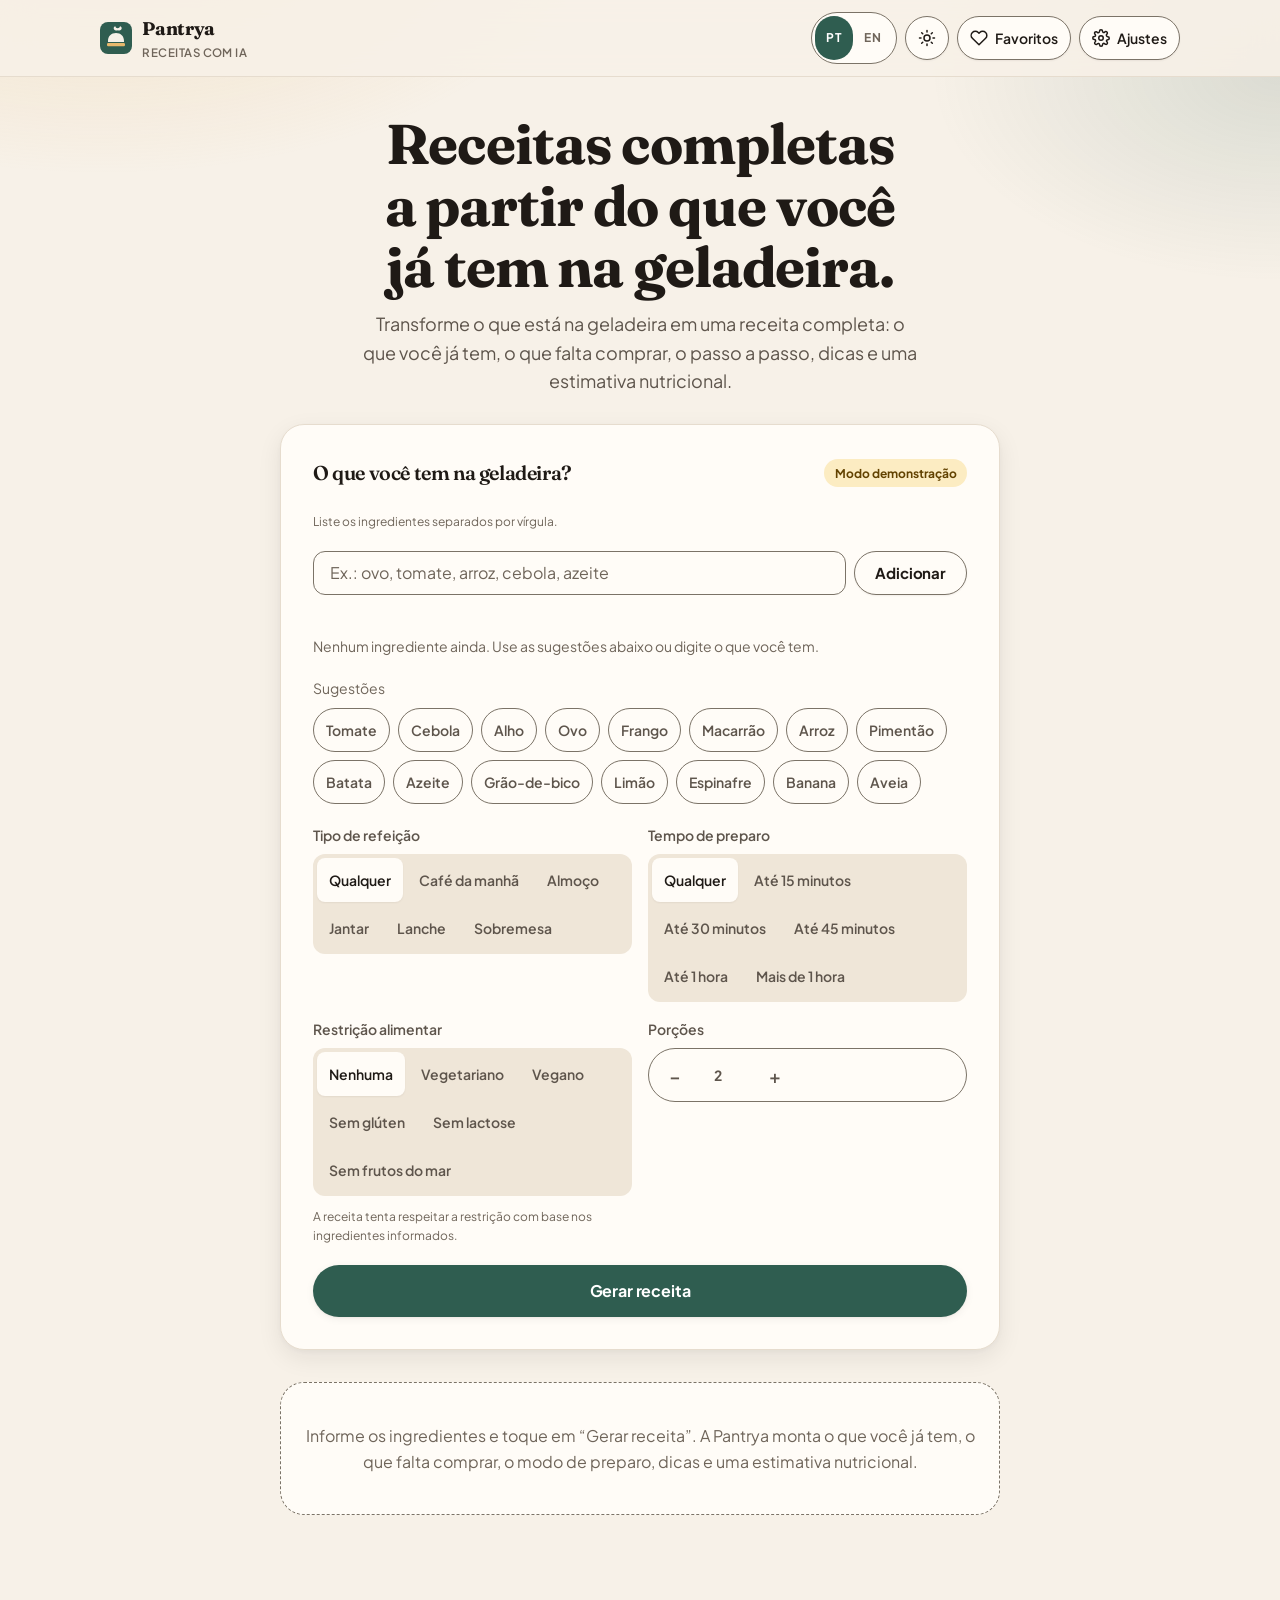
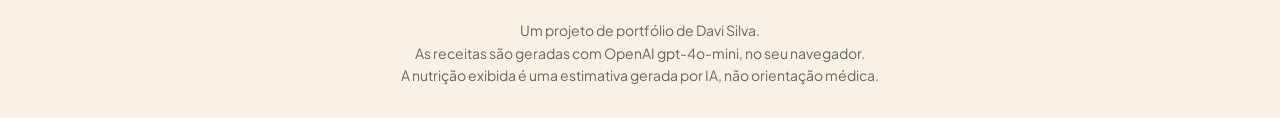
<file: index.html>
<!DOCTYPE html>
<html lang="pt-BR">
<head>
  <meta charset="UTF-8" />
  <meta name="viewport" content="width=device-width, initial-scale=1, viewport-fit=cover" />
  <title>Pantrya — Gerador de receitas com IA</title>
  <meta name="description" content="Receitas completas a partir do que você já tem na geladeira." />
  <meta name="theme-color" content="#F7F1E8" id="meta-theme-color" />
  <meta property="og:type" content="website" />
  <meta property="og:title" content="Pantrya — Gerador de receitas com IA" />
  <meta property="og:description" content="Receitas completas a partir do que você já tem na geladeira." />
  <meta property="og:image" content="docs/og.png" />
  <meta property="og:image:width" content="1200" />
  <meta property="og:image:height" content="630" />
  <meta name="twitter:card" content="summary_large_image" />
  <meta name="twitter:title" content="Pantrya — Gerador de receitas com IA" />
  <meta name="twitter:description" content="Receitas completas a partir do que você já tem na geladeira." />
  <meta name="twitter:image" content="docs/og.png" />
  <link rel="icon" href="favicon.svg" type="image/svg+xml" />
  <link rel="preconnect" href="https://fonts.googleapis.com" />
  <link rel="preconnect" href="https://fonts.gstatic.com" crossorigin />
  <link href="https://fonts.googleapis.com/css2?family=Fraunces:opsz,wght@9..144,560;9..144,640;9..144,700&family=Plus+Jakarta+Sans:wght@400;500;600;700&display=swap" rel="stylesheet" />
  <link rel="stylesheet" href="style.css" />
  <script>
    (function () {
      try {
        var t = localStorage.getItem("pn-theme");
        if (t === "dark" || t === "light") document.documentElement.setAttribute("data-theme", t);
      } catch (e) {}
    })();
  </script>
</head>
<body>
  <div class="bg-glow" aria-hidden="true"></div>

  <header class="site-header">
    <div class="header-inner">
      <a class="brand" href="index.html" data-action="home">
        <span class="brand-mark" aria-hidden="true">
          <img src="favicon.svg" width="32" height="32" alt="" />
        </span>
        <span class="brand-text">
          <strong>Pantrya</strong>
          <span data-i18n="brandTag">Receitas com IA</span>
        </span>
      </a>
      <nav class="header-actions" data-i18n-aria="navMain" aria-label="Principal">
        <div class="lang-toggle" role="group" data-i18n-aria="langGroup" aria-label="Idioma">
          <button type="button" class="lang-btn is-active" data-lang="pt" aria-pressed="true">PT</button>
          <button type="button" class="lang-btn" data-lang="en" aria-pressed="false">EN</button>
        </div>
        <button type="button" class="icon-btn theme-btn" id="btn-theme" aria-pressed="false" data-i18n-aria="themeToDark">
          <svg class="icon-sun" viewBox="0 0 24 24" width="18" height="18" fill="none" stroke="currentColor" stroke-width="2" stroke-linecap="round" stroke-linejoin="round" aria-hidden="true"><circle cx="12" cy="12" r="4"/><path d="M12 2v2M12 20v2M4.9 4.9l1.4 1.4M17.7 17.7l1.4 1.4M2 12h2M20 12h2M4.9 19.1l1.4-1.4M17.7 6.3l1.4-1.4"/></svg>
          <svg class="icon-moon" viewBox="0 0 24 24" width="18" height="18" fill="none" stroke="currentColor" stroke-width="2" stroke-linecap="round" stroke-linejoin="round" aria-hidden="true" hidden><path d="M21 14.3A8.5 8.5 0 1 1 9.7 3a7 7 0 0 0 11.3 11.3z"/></svg>
        </button>
        <button type="button" class="icon-btn" id="btn-favorites" data-i18n-aria="favorites" aria-label="Favoritos" aria-haspopup="dialog">
          <svg viewBox="0 0 24 24" width="18" height="18" fill="none" stroke="currentColor" stroke-width="2" stroke-linecap="round" stroke-linejoin="round" aria-hidden="true"><path d="M20.8 4.6a5.5 5.5 0 0 0-7.8 0L12 5.6l-1-1a5.5 5.5 0 0 0-7.8 7.8l1 1L12 21l7.8-7.6 1-1a5.5 5.5 0 0 0 0-7.8z"/></svg>
          <span data-i18n="favorites">Favoritos</span>
          <span class="badge" id="fav-count" hidden>0</span>
        </button>
        <button type="button" class="icon-btn" id="btn-settings" data-i18n-aria="settings" aria-label="Ajustes" aria-haspopup="dialog">
          <svg viewBox="0 0 24 24" width="18" height="18" fill="none" stroke="currentColor" stroke-width="2" stroke-linecap="round" stroke-linejoin="round" aria-hidden="true"><circle cx="12" cy="12" r="3"/><path d="M19.4 15a1.7 1.7 0 0 0 .3 1.8l.1.1a2 2 0 1 1-2.8 2.8l-.1-.1a1.7 1.7 0 0 0-1.8-.3 1.7 1.7 0 0 0-1 1.5V21a2 2 0 1 1-4 0v-.1a1.7 1.7 0 0 0-1.1-1.5 1.7 1.7 0 0 0-1.8.3l-.1.1a2 2 0 1 1-2.8-2.8l.1-.1a1.7 1.7 0 0 0 .3-1.8 1.7 1.7 0 0 0-1.5-1H3a2 2 0 1 1 0-4h.1a1.7 1.7 0 0 0 1.5-1 1.7 1.7 0 0 0-.3-1.8l-.1-.1a2 2 0 1 1 2.8-2.8l.1.1a1.7 1.7 0 0 0 1.8.3H9a1.7 1.7 0 0 0 1-1.5V3a2 2 0 1 1 4 0v.1a1.7 1.7 0 0 0 1 1.5 1.7 1.7 0 0 0 1.8-.3l.1-.1a2 2 0 1 1 2.8 2.8l-.1.1a1.7 1.7 0 0 0-.3 1.8V9c.3.7.9 1.2 1.5 1.2H21a2 2 0 1 1 0 4h-.1a1.7 1.7 0 0 0-1.5 1.8z"/></svg>
          <span data-i18n="settings">Ajustes</span>
        </button>
      </nav>
    </div>
  </header>

  <main>
    <section class="hero">
      <h1 data-i18n="heroTitle">Receitas completas a partir do que você já tem na geladeira.</h1>
      <p class="lede" data-i18n="heroLede">Transforme o que está na geladeira em uma receita completa: o que você já tem, o que falta comprar, o passo a passo, dicas e uma estimativa nutricional.</p>
    </section>

    <section class="composer card" aria-labelledby="composer-title">
      <div class="composer-head">
        <h2 id="composer-title" data-i18n="ingredientsTitle">O que você tem na geladeira?</h2>
        <span class="mode-pill" id="mode-pill" data-i18n="demoOn">Modo demonstração</span>
      </div>
      <p class="field-help" id="ingredients-help" data-i18n="ingredientsHelp">Liste os ingredientes separados por vírgula.</p>

      <form id="ingredient-form" class="ingredient-form" autocomplete="off">
        <label class="sr-only" for="ingredient-input" data-i18n="ingredientLabel">Adicionar ingrediente</label>
        <input id="ingredient-input" type="text" maxlength="60" placeholder="Ex.: ovo, tomate, arroz, cebola, azeite" data-i18n-placeholder="ingredientPlaceholder" aria-describedby="ingredients-help form-error" />
        <button type="submit" class="btn btn-secondary" data-i18n="add">Adicionar</button>
      </form>
      <p class="field-help" id="ingredient-limit-hint" hidden data-i18n="ingredientLimit">O nome pode ter no máximo 60 caracteres.</p>

      <div class="chips" id="ingredient-chips" aria-live="polite"></div>
      <div class="composer-tools">
        <p class="hint" id="chips-empty" data-i18n="chipsEmpty">Nenhum ingrediente ainda. Use as sugestões abaixo ou digite o que você tem.</p>
        <button type="button" class="btn btn-ghost" id="btn-clear" hidden data-i18n="clear">Limpar</button>
      </div>

      <div class="suggestions">
        <p class="suggestions-label" data-i18n="suggestions">Sugestões</p>
        <div class="suggestion-row" id="suggestions"></div>
      </div>

      <div class="filters">
        <div class="field filter-seg">
          <span id="label-meal" data-i18n="meal">Tipo de refeição</span>
          <div class="pn-segmented" id="filter-meal" role="radiogroup" aria-labelledby="label-meal"></div>
        </div>
        <div class="field filter-seg">
          <span id="label-time" data-i18n="time">Tempo de preparo</span>
          <div class="pn-segmented" id="filter-time" role="radiogroup" aria-labelledby="label-time"></div>
        </div>
        <div class="field filter-seg">
          <span id="label-diet" data-i18n="diet">Restrição alimentar</span>
          <div class="pn-segmented" id="filter-diet" role="radiogroup" aria-labelledby="label-diet"></div>
          <span class="field-help" data-i18n="dietHelp">A receita tenta respeitar a restrição com base nos ingredientes informados.</span>
        </div>
        <label class="field">
          <span data-i18n="servings">Porções</span>
          <div class="stepper">
            <button type="button" id="servings-minus" aria-label="Diminuir porções">−</button>
            <input id="filter-servings" type="number" min="1" max="8" value="2" />
            <button type="button" id="servings-plus" aria-label="Aumentar porções">+</button>
          </div>
        </label>
      </div>

      <p class="form-error" id="form-error" hidden role="alert"></p>

      <button type="button" class="btn btn-primary btn-generate" id="btn-generate">
        <span class="btn-label" data-i18n="generate">Gerar receita</span>
        <span class="btn-spinner" hidden aria-hidden="true"></span>
      </button>
    </section>

    <p class="sr-only" id="live-status" aria-live="polite" aria-atomic="true"></p>
    <section class="result" id="result">
      <p class="empty-hint" data-i18n="emptyResult">Informe os ingredientes e toque em “Gerar receita”. A Pantrya monta o que você já tem, o que falta comprar, o modo de preparo, dicas e uma estimativa nutricional.</p>
    </section>
  </main>

  <footer class="site-footer">
    <p data-i18n="footer">Um projeto de portfólio de Davi Silva.</p>
    <p data-i18n="footerModel">As receitas são geradas com OpenAI gpt-4o-mini, no seu navegador.</p>
    <p data-i18n="footerNutrition">A nutrição exibida é uma estimativa gerada por IA, não orientação médica.</p>
  </footer>

  <div class="overlay" id="favorites-overlay" hidden></div>
  <div class="drawer" id="favorites-drawer" hidden role="dialog" aria-modal="true" aria-labelledby="favorites-title">
    <div class="drawer-head">
      <h2 id="favorites-title" data-i18n="favoritesTitle">Favoritos</h2>
      <button type="button" class="icon-btn icon-btn-plain" id="close-favorites" data-i18n-aria="close">
        <svg viewBox="0 0 24 24" width="20" height="20" fill="none" stroke="currentColor" stroke-width="2" aria-hidden="true"><path d="M6 6l12 12M18 6L6 18"/></svg>
      </button>
    </div>
    <p class="field-help" style="padding:0 16px" data-i18n="favoritesHelp">As receitas favoritas ficam no localStorage deste navegador. Elas não são enviadas a nenhum servidor e somem se você limpar os dados do site.</p>
    <div class="drawer-body" id="favorites-list"></div>
  </div>

  <div class="overlay" id="settings-overlay" hidden></div>
  <div class="modal" id="settings-modal" hidden role="dialog" aria-modal="true" aria-labelledby="settings-title" aria-describedby="key-notice">
    <div class="modal-head">
      <h2 id="settings-title" tabindex="-1" data-i18n="settingsTitle">Ajustes</h2>
      <button type="button" class="icon-btn icon-btn-plain" id="close-settings" data-i18n-aria="close">
        <svg viewBox="0 0 24 24" width="20" height="20" fill="none" stroke="currentColor" stroke-width="2" aria-hidden="true"><path d="M6 6l12 12M18 6L6 18"/></svg>
      </button>
    </div>
    <div class="modal-body">
      <label class="switch-row" for="demo-toggle">
        <span>
          <strong data-i18n="demoMode">Modo demonstração</strong>
          <small data-i18n="demoHelp">No modo demonstração, o app mostra receitas de exemplo sem chamar a OpenAI e sem precisar de chave. Para gerar receitas com IA a partir dos seus ingredientes, adicione sua própria chave da OpenAI e desligue este modo.</small>
        </span>
        <input type="checkbox" id="demo-toggle" checked />
      </label>

      <form id="key-form" autocomplete="off">
      <label class="field field-block">
        <span data-i18n="apiKey">Chave da OpenAI</span>
        <div class="secret-row">
          <input id="api-key-input" type="password" autocomplete="off" spellcheck="false" placeholder="Cole sua chave" data-i18n-placeholder="apiKeyPlaceholder" />
          <button type="button" class="btn btn-ghost" id="toggle-key" data-i18n="showKey">Mostrar chave</button>
        </div>
        <span class="field-help" data-i18n="apiKeyHelp">Usamos o modelo gpt-4o-mini. A chave não passa por nenhum servidor nosso.</span>
      </label>
      </form>
      <p><a href="https://platform.openai.com/api-keys" target="_blank" rel="noopener noreferrer" data-i18n="getKey">Obter uma chave na OpenAI</a></p>
      <p class="pn-callout pn-callout--warning" id="key-notice" data-i18n="keyNotice">Sua chave da OpenAI fica apenas no localStorage deste navegador. As chamadas vão direto do seu computador para a API da OpenAI; este app não tem backend e não recebe nem armazena a chave em nenhum servidor. O uso é cobrado na sua conta da OpenAI. Não cole a chave em um computador compartilhado. Remova a chave quando terminar, principalmente em dispositivos que outras pessoas usam.</p>
      <div class="modal-actions">
        <button type="button" class="btn btn-primary" id="save-settings" data-i18n="saveKey">Salvar chave</button>
        <button type="button" class="btn btn-ghost" id="clear-key" data-i18n="clearKey">Remover chave</button>
      </div>
      <p class="save-feedback" id="settings-feedback" hidden></p>
    </div>
  </div>

  <div class="toast" id="toast" hidden role="status"></div>

  <script src="app.js"></script>
</body>
</html>
</file>
<file: style.css>
/* ==========================================================================
   Pantrya — CSS de referência
   Mini app: Gerador de receitas com IA (portfólio de Davi Silva)
   Uso: ver “Como aplicar” em design.md
   Sem dependências. Mobile-first.
   ========================================================================== */


/* --------------------------------------------------------------------------
   1. Tokens — tema claro (padrão)
   -------------------------------------------------------------------------- */
:root {
  color-scheme: light;

  /* Primária — sálvia */
  --pn-primary-50: #f0f7f3;
  --pn-primary-100: #dceee4;
  --pn-primary-200: #b7dcc8;
  --pn-primary-300: #86c4a3;
  --pn-primary-400: #54a67c;
  --pn-primary-500: #2f8a5c; /* não usar como texto no claro (4.28:1) */
  --pn-primary-600: #24704a;
  --pn-primary-700: #1e5a3c;
  --pn-primary-800: #174830;
  --pn-primary-900: #123826;

  /* Acento — açafrão (texto no claro: 700+; badge: texto escuro sobre 100–300) */
  --pn-accent-50: #fff8e8;
  --pn-accent-100: #fcecc2;
  --pn-accent-200: #f6d67a;
  --pn-accent-300: #f0b429;
  --pn-accent-400: #e09a12;
  --pn-accent-500: #c47f0a;
  --pn-accent-600: #a36808;
  --pn-accent-700: #7a5200;
  --pn-accent-800: #624200;
  --pn-accent-900: #4a3300;

  /* Secundária — terracota / páprica */
  --pn-secondary-50: #fbf0ea;
  --pn-secondary-100: #f6d9cb;
  --pn-secondary-200: #ebb296;
  --pn-secondary-300: #dc8458;
  --pn-secondary-400: #c45c26;
  --pn-secondary-500: #b94a1f;
  --pn-secondary-600: #a43b16;
  --pn-secondary-700: #8a3113;
  --pn-secondary-800: #6e270f;
  --pn-secondary-900: #521c0b;

  /* Neutros — pedra quente */
  --pn-neutral-50: #faf9f7;
  --pn-neutral-100: #f4f1ec;
  --pn-neutral-200: #e8e4dc;
  --pn-neutral-300: #d4cec3;
  --pn-neutral-400: #a39c90;
  --pn-neutral-500: #726c62;
  --pn-neutral-600: #5c564c;
  --pn-neutral-700: #3f3b34;
  --pn-neutral-800: #2a2722;
  --pn-neutral-900: #1a1815;

  /* Semânticas */
  --pn-success: #157a3a;
  --pn-success-text: #0f6b32;
  --pn-success-bg: #e8f6ee;
  --pn-warning: #7a5200;
  --pn-warning-text: #7a5200;
  --pn-warning-bg: #fbf3dc;
  --pn-error: #9b2c2c;
  --pn-error-text: #9b2c2c;
  --pn-error-bg: #fdecec;
  --pn-info: #1d6b9a;
  --pn-info-text: #175a82;
  --pn-info-bg: #e8f2f9;

  /* Superfícies e texto — alinhadas ao markup atual (creme / sálvia do logo) */
  --pn-bg: #f7f1e8;
  --pn-surface: #fffcf7;
  --pn-surface-raised: #fffcf7;
  --pn-surface-muted: #efe6d8;
  --pn-border: #e6dcce; /* decorativa; não usar como único affordance */
  --pn-border-strong: #7b7367; /* 4.57:1 no paper, 4.16:1 no bg, 3.78:1 no muted */
  --pn-text: #1f1a16;
  --pn-text-secondary: #5e554c;
  --pn-text-muted: #6f655a; /* corrigido: o --muted atual #8A8075 falha AA no creme */
  --pn-text-inverse: #ffffff;

  /* Ação — verde do logo Pantrya */
  --pn-action: #2f5d50;
  --pn-action-hover: #214239;
  --pn-action-active: #19332c;
  --pn-action-fg: #ffffff;
  --pn-action-subtle: #e4efea;
  --pn-focus-ring: #2f5d50;

  /* Aliases do style.css atual, para trocar tokens sem renomear regras antigas */
  --bg: var(--pn-bg);
  --bg-deep: var(--pn-surface-muted);
  --paper: var(--pn-surface);
  --ink: var(--pn-text);
  --ink-soft: var(--pn-text-secondary);
  --muted: var(--pn-text-muted);
  --line: var(--pn-border);
  --line-strong: var(--pn-border-strong);
  --sage: var(--pn-action);
  --sage-deep: var(--pn-action-hover);
  --sage-soft: var(--pn-action-subtle);
  --paprika: #9a4316; /* #C45C26 falha AA com branco e no creme; usar deep para texto/badge */
  --paprika-deep: #9a4316;
  --paprika-soft: #f8e6da;
  --gold: #e8b86d;
  --danger: #9b2c2c;
  --danger-soft: #fdecec;
  --ok: var(--pn-action);
  --font: var(--pn-font-sans);
  --display: var(--pn-font-display);
  --shadow: var(--pn-shadow-md);
  --shadow-sm: var(--pn-shadow-sm);
  --radius: var(--pn-radius-xl);
  --radius-sm: var(--pn-radius-md);

  /* Tipografia */
  --pn-font-display: "Fraunces", "Iowan Old Style", "Palatino Linotype", Palatino, serif;
  --pn-font-sans: "Plus Jakarta Sans", "Segoe UI", system-ui, -apple-system, sans-serif;
  --pn-font-opsz: "opsz" 36;

  --pn-fs-display: 2.5rem;     /* 40px — sobe nos breakpoints */
  --pn-lh-display: 1.15;
  --pn-fs-h1: 2rem;            /* 32px */
  --pn-lh-h1: 1.2;
  --pn-fs-h2: 1.5rem;          /* 24px */
  --pn-lh-h2: 1.3;
  --pn-fs-h3: 1.25rem;         /* 20px */
  --pn-lh-h3: 1.35;
  --pn-fs-body-lg: 1.125rem;   /* 18px */
  --pn-lh-body-lg: 1.6;
  --pn-fs-body: 1rem;          /* 16px */
  --pn-lh-body: 1.6;
  --pn-fs-sm: 0.875rem;        /* 14px */
  --pn-lh-sm: 1.5;
  --pn-fs-xs: 0.75rem;         /* 12px */
  --pn-lh-xs: 1.4;

  --pn-fw-regular: 400;
  --pn-fw-medium: 500;
  --pn-fw-semibold: 600;
  --pn-fw-bold: 700;
  --pn-fw-extrabold: 800;

  /* Espaçamento (base 4px) */
  --pn-space-1: 0.25rem;   /* 4 */
  --pn-space-2: 0.5rem;    /* 8 */
  --pn-space-3: 0.75rem;   /* 12 */
  --pn-space-4: 1rem;      /* 16 */
  --pn-space-5: 1.25rem;   /* 20 */
  --pn-space-6: 1.5rem;    /* 24 */
  --pn-space-8: 2rem;      /* 32 */
  --pn-space-10: 2.5rem;   /* 40 */
  --pn-space-12: 3rem;     /* 48 */
  --pn-space-16: 4rem;     /* 64 */
  --pn-space-20: 5rem;     /* 80 */
  --pn-space-24: 6rem;     /* 96 */

  --pn-radius-xs: 0.375rem;  /* 6 */
  --pn-radius-sm: 0.5rem;    /* 8 */
  --pn-radius-md: 0.75rem;   /* 12 */
  --pn-radius-lg: 1rem;      /* 16 */
  --pn-radius-xl: 1.5rem;    /* 24 */
  --pn-radius-full: 9999px;

  --pn-shadow-xs: 0 1px 2px rgba(26, 24, 21, 0.06);
  --pn-shadow-sm: 0 2px 8px rgba(26, 24, 21, 0.06), 0 1px 2px rgba(26, 24, 21, 0.04);
  --pn-shadow-md: 0 8px 24px rgba(26, 24, 21, 0.08), 0 2px 6px rgba(26, 24, 21, 0.04);
  --pn-shadow-lg: 0 16px 48px rgba(26, 24, 21, 0.12), 0 4px 12px rgba(26, 24, 21, 0.06);
  --pn-shadow-focus: 0 0 0 2px var(--pn-bg), 0 0 0 4px var(--pn-focus-ring);

  --pn-container: 70rem; /* 1120px */
  --pn-header-h: 4rem;
  --pn-touch: 2.75rem; /* 44px */

  --pn-ease-out: cubic-bezier(0.16, 1, 0.3, 1);
  --pn-ease-in-out: cubic-bezier(0.45, 0, 0.15, 1);
  --pn-ease-spring: cubic-bezier(0.34, 1.4, 0.64, 1);
  --pn-duration-120: 120ms;
  --pn-duration-180: 180ms;
  --pn-duration-220: 220ms;
  --pn-duration-300: 300ms;
  --pn-duration-400: 400ms;
  --pn-stagger: 60ms;

  --pn-z-header: 20;
  --pn-z-sticky: 30;
  --pn-z-toast: 40;
  --pn-z-modal: 50;
}

@media (min-width: 768px) {
  :root {
    --pn-fs-display: 3.5rem; /* 56px */
    --pn-lh-display: 1.1;
    --pn-fs-h1: 2.5rem;      /* 40px */
    --pn-lh-h1: 1.15;
    --pn-fs-h2: 2rem;        /* 32px */
    --pn-header-h: 4.5rem;
  }
}

/* --------------------------------------------------------------------------
   2. Tokens — tema escuro
   Ativado por prefers-color-scheme (sem data-theme) ou data-theme="dark".
   data-theme="light" força o claro mesmo com o sistema em escuro.
   -------------------------------------------------------------------------- */
@media (prefers-color-scheme: dark) {
  :root:not([data-theme="light"]) {
    color-scheme: dark;

    --pn-bg: #141311;
    --pn-surface: #1c1b18;
    --pn-surface-raised: #262422;
    --pn-surface-muted: #22201c;
    --pn-border: #3f3b34;
    --pn-border-strong: #7a746a;
    --pn-text: #faf9f7;
    --pn-text-secondary: #d4cec3;
    --pn-text-muted: #a39c90;
    --pn-text-inverse: #141311;

    --pn-action: #5aad80;
    --pn-action-hover: #6bba8e;
    --pn-action-active: #4a9b6e;
    --pn-action-fg: #141311;
    --pn-action-subtle: #0f2a1b;
    --pn-focus-ring: #5aad80;

    --pn-success: #6fbf93;
    --pn-success-text: #6fbf93;
    --pn-success-bg: #0f2a1b;
    --pn-warning: #f0b429;
    --pn-warning-text: #f0b429;
    --pn-warning-bg: #2a2208;
    --pn-error: #f09a8a;
    --pn-error-text: #f09a8a;
    --pn-error-bg: #2a1210;
    --pn-info: #7eb8d8;
    --pn-info-text: #7eb8d8;
    --pn-info-bg: #0e2230;

    --pn-shadow-xs: 0 1px 2px rgba(0, 0, 0, 0.4);
    --pn-shadow-sm: 0 2px 8px rgba(0, 0, 0, 0.4), 0 1px 2px rgba(0, 0, 0, 0.3);
    --pn-shadow-md: 0 8px 24px rgba(0, 0, 0, 0.45), 0 2px 6px rgba(0, 0, 0, 0.3);
    --pn-shadow-lg: 0 16px 48px rgba(0, 0, 0, 0.55), 0 4px 12px rgba(0, 0, 0, 0.35);
    --pn-shadow-focus: 0 0 0 2px var(--pn-bg), 0 0 0 4px var(--pn-focus-ring);
  }
}

[data-theme="dark"] {
  color-scheme: dark;

  --pn-bg: #141311;
  --pn-surface: #1c1b18;
  --pn-surface-raised: #262422;
  --pn-surface-muted: #22201c;
  --pn-border: #3f3b34;
  --pn-border-strong: #7a746a;
  --pn-text: #faf9f7;
  --pn-text-secondary: #d4cec3;
  --pn-text-muted: #a39c90;
  --pn-text-inverse: #141311;

  --pn-action: #5aad80;
  --pn-action-hover: #6bba8e;
  --pn-action-active: #4a9b6e;
  --pn-action-fg: #141311;
  --pn-action-subtle: #0f2a1b;
  --pn-focus-ring: #5aad80;

  --pn-success: #6fbf93;
  --pn-success-text: #6fbf93;
  --pn-success-bg: #0f2a1b;
  --pn-warning: #f0b429;
  --pn-warning-text: #f0b429;
  --pn-warning-bg: #2a2208;
  --pn-error: #f09a8a;
  --pn-error-text: #f09a8a;
  --pn-error-bg: #2a1210;
  --pn-info: #7eb8d8;
  --pn-info-text: #7eb8d8;
  --pn-info-bg: #0e2230;

  --pn-shadow-xs: 0 1px 2px rgba(0, 0, 0, 0.4);
  --pn-shadow-sm: 0 2px 8px rgba(0, 0, 0, 0.4), 0 1px 2px rgba(0, 0, 0, 0.3);
  --pn-shadow-md: 0 8px 24px rgba(0, 0, 0, 0.45), 0 2px 6px rgba(0, 0, 0, 0.3);
  --pn-shadow-lg: 0 16px 48px rgba(0, 0, 0, 0.55), 0 4px 12px rgba(0, 0, 0, 0.35);
  --pn-shadow-focus: 0 0 0 2px var(--pn-bg), 0 0 0 4px var(--pn-focus-ring);
}

/* --------------------------------------------------------------------------
   3. Reset leve
   -------------------------------------------------------------------------- */
*,
*::before,
*::after {
  box-sizing: border-box;
}

* {
  margin: 0;
}

/* O atributo hidden precisa vencer display:flex/grid de drawer, modal e toast */
[hidden] {
  display: none !important;
}

html {
  -webkit-text-size-adjust: 100%;
  text-size-adjust: 100%;
  scroll-behavior: smooth;
}

html,
body {
  min-height: 100%;
}

body {
  font-family: var(--pn-font-sans);
  font-size: var(--pn-fs-body);
  font-weight: var(--pn-fw-regular);
  line-height: var(--pn-lh-body);
  color: var(--pn-text);
  background-color: var(--pn-bg);
  -webkit-font-smoothing: antialiased;
  -moz-osx-font-smoothing: grayscale;
}

img,
svg,
video,
canvas {
  display: block;
  max-width: 100%;
}

img {
  height: auto;
}

button,
input,
select,
textarea {
  font: inherit;
  color: inherit;
}

button {
  background: none;
  border: 0;
  padding: 0;
  cursor: pointer;
}

button:disabled,
input:disabled,
select:disabled,
textarea:disabled {
  cursor: not-allowed;
}

a {
  color: var(--pn-action);
  text-decoration-thickness: 1px;
  text-underline-offset: 0.15em;
}

a:hover {
  color: var(--pn-action-hover);
}

ul,
ol {
  list-style: none;
  padding: 0;
}

h1,
h2,
h3,
h4 {
  font-family: var(--pn-font-display);
  font-optical-sizing: auto;
  font-variation-settings: var(--pn-font-opsz);
  font-weight: var(--pn-fw-semibold);
  letter-spacing: -0.02em;
  color: var(--pn-text);
  text-wrap: balance;
}

p {
  text-wrap: pretty;
}

/* Foco visível — não remover outline globalmente */
:where(
  a,
  button,
  input,
  select,
  textarea,
  summary,
  [tabindex]:not([tabindex="-1"])
):focus-visible {
  outline: 2px solid var(--pn-focus-ring);
  outline-offset: 2px;
  box-shadow: var(--pn-shadow-focus);
}

/* --------------------------------------------------------------------------
   4. Tipografia
   -------------------------------------------------------------------------- */
.pn-display,
.pn-hero__title {
  font-family: var(--pn-font-display);
  font-optical-sizing: auto;
  font-variation-settings: "opsz" 144;
  font-size: var(--pn-fs-display);
  font-weight: var(--pn-fw-bold);
  line-height: var(--pn-lh-display);
  letter-spacing: -0.03em;
}

.pn-h1 { font-size: var(--pn-fs-h1); line-height: var(--pn-lh-h1); font-weight: var(--pn-fw-bold); }
.pn-h2 { font-size: var(--pn-fs-h2); line-height: var(--pn-lh-h2); }
.pn-h3 { font-size: var(--pn-fs-h3); line-height: var(--pn-lh-h3); font-family: var(--pn-font-sans); letter-spacing: -0.015em; font-weight: var(--pn-fw-bold); }

.pn-lead,
.pn-hero__subtitle {
  font-size: var(--pn-fs-body-lg);
  line-height: var(--pn-lh-body-lg);
  color: var(--pn-text-secondary);
  max-width: 40rem;
}

.pn-label {
  display: block;
  font-size: var(--pn-fs-xs);
  font-weight: var(--pn-fw-semibold);
  line-height: var(--pn-lh-xs);
  letter-spacing: 0.06em;
  text-transform: uppercase;
  color: var(--pn-text-muted);
}

.pn-meta,
.pn-caption {
  font-size: var(--pn-fs-sm);
  line-height: var(--pn-lh-sm);
  color: var(--pn-text-muted);
}

/* --------------------------------------------------------------------------
   5. Utilitários mínimos e layout
   -------------------------------------------------------------------------- */
.pn-sr-only {
  position: absolute;
  width: 1px;
  height: 1px;
  padding: 0;
  margin: -1px;
  overflow: hidden;
  clip: rect(0, 0, 0, 0);
  white-space: nowrap;
  border: 0;
}

.pn-container {
  width: 100%;
  max-width: var(--pn-container);
  margin-inline: auto;
  padding-inline: var(--pn-space-4);
}

@media (min-width: 768px) {
  .pn-container { padding-inline: var(--pn-space-6); }
}

@media (min-width: 1024px) {
  .pn-container { padding-inline: var(--pn-space-8); }
}

.pn-stack {
  display: flex;
  flex-direction: column;
  gap: var(--pn-space-4);
}

.pn-cluster {
  display: flex;
  flex-wrap: wrap;
  align-items: center;
  gap: var(--pn-space-2);
}

.pn-app {
  min-height: 100vh;
  display: flex;
  flex-direction: column;
}

.pn-main {
  flex: 1;
  padding-block: var(--pn-space-6) var(--pn-space-16);
}

@media (min-width: 768px) {
  .pn-main { padding-block: var(--pn-space-10) var(--pn-space-20); }
}

.pn-footer {
  padding: var(--pn-space-6) 0 var(--pn-space-8);
  border-top: 1px solid var(--pn-border);
  color: var(--pn-text-muted);
  font-size: var(--pn-fs-sm);
}

.pn-footer a { color: var(--pn-text-secondary); }
.pn-footer__row {
  display: flex;
  flex-wrap: wrap;
  gap: var(--pn-space-3) var(--pn-space-6);
  justify-content: space-between;
}

/* --------------------------------------------------------------------------
   6. Header
   -------------------------------------------------------------------------- */
.pn-header {
  position: sticky;
  top: 0;
  z-index: var(--pn-z-header);
  height: var(--pn-header-h);
  display: flex;
  align-items: center;
  background: color-mix(in srgb, var(--pn-bg) 86%, transparent);
  backdrop-filter: blur(12px);
  -webkit-backdrop-filter: blur(12px);
  border-bottom: 1px solid var(--pn-border);
}

.pn-header .pn-container {
  display: flex;
  align-items: center;
  justify-content: space-between;
  gap: var(--pn-space-3);
  width: 100%;
}

.pn-logo {
  display: inline-flex;
  align-items: center;
  gap: var(--pn-space-2);
  color: var(--pn-text);
  text-decoration: none;
  min-height: var(--pn-touch);
}

.pn-logo:hover { color: var(--pn-text); }

.pn-logo__mark {
  width: 2rem;
  height: 2rem;
  border-radius: var(--pn-radius-sm);
  background: var(--pn-primary-700);
  color: #fff;
  display: grid;
  place-items: center;
  flex-shrink: 0;
}

[data-theme="dark"] .pn-logo__mark {
  background: var(--pn-action);
    color: var(--pn-action-fg);
}

@media (prefers-color-scheme: dark) {
  :root:not([data-theme="light"]) .pn-logo__mark {
    background: var(--pn-action);
    color: var(--pn-action-fg);
  }
}

.pn-logo__type {
  font-family: var(--pn-font-display);
  font-optical-sizing: auto;
  font-variation-settings: "opsz" 36;
  font-weight: var(--pn-fw-semibold);
  font-size: 1.25rem;
  letter-spacing: -0.03em;
}

.pn-header__actions {
  display: flex;
  align-items: center;
  gap: var(--pn-space-1);
}

/* --------------------------------------------------------------------------
   7. Hero
   -------------------------------------------------------------------------- */
.pn-hero {
  text-align: center;
  display: flex;
  flex-direction: column;
  align-items: center;
  gap: var(--pn-space-4);
  margin-bottom: var(--pn-space-8);
}

.pn-hero__title { max-width: 16ch; }
.pn-hero__subtitle { margin-inline: auto; }

@media (min-width: 768px) {
  .pn-hero {
    gap: var(--pn-space-5);
    margin-bottom: var(--pn-space-12);
  }
}

/* --------------------------------------------------------------------------
   8. Campo de ingredientes (chips)
   -------------------------------------------------------------------------- */
.pn-ingredients {
  display: flex;
  flex-direction: column;
  gap: var(--pn-space-2);
}

.pn-ingredients__box {
  display: flex;
  flex-wrap: wrap;
  align-items: center;
  gap: var(--pn-space-2);
  min-height: 3.5rem;
  padding: var(--pn-space-2) var(--pn-space-3);
  background: var(--pn-surface);
  border: 1px solid var(--pn-border-strong);
  border-radius: var(--pn-radius-lg);
  box-shadow: var(--pn-shadow-xs);
  transition: border-color var(--pn-duration-180) var(--pn-ease-out),
              box-shadow var(--pn-duration-180) var(--pn-ease-out);
}

.pn-ingredients__box:focus-within {
  border-color: var(--pn-focus-ring);
  box-shadow: var(--pn-shadow-focus);
}

.pn-ingredients__box--error {
  border-color: var(--pn-error);
  box-shadow: 0 0 0 2px var(--pn-bg), 0 0 0 4px var(--pn-error);
}

.pn-ingredients__field {
  flex: 1 1 10rem;
  min-width: 8rem;
  min-height: var(--pn-touch);
  border: 0;
  background: transparent;
  padding: var(--pn-space-2);
  outline: none;
  box-shadow: none;
}

.pn-ingredients__field:focus-visible {
  outline: none;
  box-shadow: none;
}

.pn-ingredients__field::placeholder {
  color: var(--pn-text-muted);
  opacity: 1;
}

.pn-ingredients__suggestions {
  display: flex;
  flex-wrap: wrap;
  gap: var(--pn-space-2);
}

.pn-ingredients__error {
  font-size: var(--pn-fs-sm);
  color: var(--pn-error-text);
}

/* Chips */
.pn-chip {
  display: inline-flex;
  align-items: center;
  gap: var(--pn-space-1);
  min-height: var(--pn-touch);
  padding: 0 var(--pn-space-3);
  border-radius: var(--pn-radius-full);
  background: var(--pn-primary-50);
  color: var(--pn-primary-800);
  border: 1px solid var(--pn-primary-200);
  font-size: var(--pn-fs-sm);
  font-weight: var(--pn-fw-semibold);
  line-height: 1;
  animation: pn-chip-in var(--pn-duration-180) var(--pn-ease-out);
}

[data-theme="dark"] .pn-chip {
  background: var(--pn-action-subtle);
    color: var(--pn-action);
    border-color: color-mix(in srgb, var(--pn-action) 35%, transparent);
}

@media (prefers-color-scheme: dark) {
  :root:not([data-theme="light"]) .pn-chip {
    background: var(--pn-action-subtle);
    color: var(--pn-action);
    border-color: color-mix(in srgb, var(--pn-action) 35%, transparent);
  }
}

.pn-chip__remove {
  position: relative;
  display: inline-grid;
  place-items: center;
  width: 1.5rem;
  height: 1.5rem;
  margin-inline-end: calc(var(--pn-space-1) * -1);
  border-radius: var(--pn-radius-full);
  color: inherit;
  opacity: 0.75;
}

/* Área de toque 44px, visual menor */
.pn-chip__remove::before {
  content: "";
  position: absolute;
  inset: 50%;
  width: var(--pn-touch);
  height: var(--pn-touch);
  transform: translate(-50%, -50%);
}

.pn-chip__remove:hover,
.pn-chip__remove:focus-visible {
  opacity: 1;
  background: color-mix(in srgb, currentColor 12%, transparent);
}

.pn-chip--suggestion {
  background: transparent;
  color: var(--pn-text-secondary);
  border-color: var(--pn-border-strong);
  animation: none;
}

.pn-chip--suggestion:hover,
.pn-chip--suggestion:focus-visible {
  background: var(--pn-surface-muted);
  color: var(--pn-text);
  border-color: var(--pn-text-muted);
}

.pn-chip--suggestion:active {
  transform: scale(0.98);
}

/* --------------------------------------------------------------------------
   9. Filtros, segmented, select, stepper
   -------------------------------------------------------------------------- */
.pn-filters {
  display: grid;
  gap: var(--pn-space-5);
  margin-block: var(--pn-space-6);
}

@media (min-width: 768px) {
  .pn-filters {
    grid-template-columns: 1fr 1fr;
    gap: var(--pn-space-6) var(--pn-space-8);
  }
}

@media (min-width: 1024px) {
  .pn-filters { grid-template-columns: 1.4fr 1.2fr 1.4fr auto; }
}

.pn-filter {
  display: flex;
  flex-direction: column;
  align-items: flex-start;
  gap: var(--pn-space-2);
}

.pn-segmented {
  display: flex;
  flex-wrap: wrap;
  gap: var(--pn-space-1);
  padding: var(--pn-space-1);
  background: var(--pn-surface-muted);
  border-radius: var(--pn-radius-md);
}

.pn-segmented__btn {
  min-height: var(--pn-touch);
  padding: 0 var(--pn-space-3);
  border-radius: var(--pn-radius-sm);
  font-size: var(--pn-fs-sm);
  font-weight: var(--pn-fw-semibold);
  color: var(--pn-text-secondary);
  background: transparent;
  transition: background var(--pn-duration-180) var(--pn-ease-out),
              color var(--pn-duration-180) var(--pn-ease-out),
              box-shadow var(--pn-duration-180) var(--pn-ease-out);
}

.pn-segmented__btn:hover:not(:disabled):not(.pn-segmented__btn--active) {
  color: var(--pn-text);
  background: color-mix(in srgb, var(--pn-surface) 70%, transparent);
}

.pn-segmented__btn--active,
.pn-segmented__btn[aria-pressed="true"] {
  background: var(--pn-surface);
  color: var(--pn-text);
  box-shadow: var(--pn-shadow-xs);
}

.pn-segmented__btn:disabled {
  opacity: 0.45;
}

.pn-select {
  min-height: var(--pn-touch);
  padding: 0 var(--pn-space-8) 0 var(--pn-space-3);
  border: 1px solid var(--pn-border-strong);
  border-radius: var(--pn-radius-md);
  background-color: var(--pn-surface);
  background-image: url("data:image/svg+xml,%3Csvg xmlns='http://www.w3.org/2000/svg' width='16' height='16' fill='none' stroke='%235C564C' stroke-width='2' stroke-linecap='round' stroke-linejoin='round' viewBox='0 0 24 24'%3E%3Cpath d='m6 9 6 6 6-6'/%3E%3C/svg%3E");
  background-repeat: no-repeat;
  background-position: right 0.75rem center;
  background-size: 1rem;
  appearance: none;
  -webkit-appearance: none;
  width: 100%;
  max-width: 20rem;
}

.pn-select:hover:not(:disabled) {
  border-color: var(--pn-text-muted);
}

.pn-select:disabled {
  opacity: 0.55;
  background-color: var(--pn-surface-muted);
}

[data-theme="dark"] .pn-select {
  background-image: url("data:image/svg+xml,%3Csvg xmlns='http://www.w3.org/2000/svg' width='16' height='16' fill='none' stroke='%23A39C90' stroke-width='2' stroke-linecap='round' stroke-linejoin='round' viewBox='0 0 24 24'%3E%3Cpath d='m6 9 6 6 6-6'/%3E%3C/svg%3E");
}

@media (prefers-color-scheme: dark) {
  :root:not([data-theme="light"]) .pn-select {
    background-image: url("data:image/svg+xml,%3Csvg xmlns='http://www.w3.org/2000/svg' width='16' height='16' fill='none' stroke='%23A39C90' stroke-width='2' stroke-linecap='round' stroke-linejoin='round' viewBox='0 0 24 24'%3E%3Cpath d='m6 9 6 6 6-6'/%3E%3C/svg%3E");
  }
}

.pn-stepper {
  display: inline-flex;
  align-items: center;
  gap: var(--pn-space-2);
  background: var(--pn-surface);
  border: 1px solid var(--pn-border-strong);
  border-radius: var(--pn-radius-full);
  padding: var(--pn-space-1);
}

.pn-stepper__btn {
  width: var(--pn-touch);
  height: var(--pn-touch);
  display: grid;
  place-items: center;
  border-radius: var(--pn-radius-full);
  color: var(--pn-text);
  font-size: 1.25rem;
  line-height: 1;
  transition: background var(--pn-duration-120) var(--pn-ease-out);
}

.pn-stepper__btn:hover:not(:disabled) {
  background: var(--pn-surface-muted);
}

.pn-stepper__btn:active:not(:disabled) {
  background: var(--pn-neutral-200);
}

.pn-stepper__btn:disabled {
  opacity: 0.4;
}

.pn-stepper__value {
  min-width: 2.5rem;
  text-align: center;
  font-weight: var(--pn-fw-bold);
  font-variant-numeric: tabular-nums;
}

/* --------------------------------------------------------------------------
   10. Botões
   -------------------------------------------------------------------------- */
.pn-btn {
  --pn-btn-bg: var(--pn-action);
  --pn-btn-fg: var(--pn-action-fg);
  --pn-btn-border: transparent;
  display: inline-flex;
  align-items: center;
  justify-content: center;
  gap: var(--pn-space-2);
  min-height: var(--pn-touch);
  padding: 0 var(--pn-space-5);
  border-radius: var(--pn-radius-full);
  border: 1px solid var(--pn-btn-border);
  background: var(--pn-btn-bg);
  color: var(--pn-btn-fg);
  font-size: 0.9375rem;
  font-weight: var(--pn-fw-bold);
  letter-spacing: -0.01em;
  line-height: 1.2;
  white-space: nowrap;
  text-decoration: none;
  transition: background var(--pn-duration-180) var(--pn-ease-out),
              color var(--pn-duration-180) var(--pn-ease-out),
              border-color var(--pn-duration-180) var(--pn-ease-out),
              box-shadow var(--pn-duration-180) var(--pn-ease-out),
              transform var(--pn-duration-120) var(--pn-ease-out);
}

.pn-btn:hover:not(:disabled) {
  --pn-btn-bg: var(--pn-action-hover);
  color: var(--pn-btn-fg);
}

.pn-btn:active:not(:disabled) {
  --pn-btn-bg: var(--pn-action-active);
  transform: translateY(1px);
}

.pn-btn:disabled,
.pn-btn[aria-disabled="true"] {
  opacity: 0.5;
  box-shadow: none;
  transform: none;
}

.pn-btn--primary {
  box-shadow: var(--pn-shadow-sm);
}

.pn-btn--primary:hover:not(:disabled) {
  box-shadow: var(--pn-shadow-md);
}

.pn-btn--secondary {
  --pn-btn-bg: var(--pn-surface);
  --pn-btn-fg: var(--pn-text);
  --pn-btn-border: var(--pn-border-strong);
  box-shadow: var(--pn-shadow-xs);
}

.pn-btn--secondary:hover:not(:disabled) {
  --pn-btn-bg: var(--pn-surface-muted);
}

.pn-btn--ghost {
  --pn-btn-bg: transparent;
  --pn-btn-fg: var(--pn-text-secondary);
  --pn-btn-border: transparent;
}

.pn-btn--ghost:hover:not(:disabled) {
  --pn-btn-bg: var(--pn-surface-muted);
  --pn-btn-fg: var(--pn-text);
}

.pn-btn--danger {
  --pn-btn-bg: var(--pn-error-bg);
  --pn-btn-fg: var(--pn-error-text);
}

.pn-btn--danger:hover:not(:disabled) {
  filter: brightness(0.97);
}

.pn-btn--icon {
  width: var(--pn-touch);
  height: var(--pn-touch);
  padding: 0;
  --pn-btn-bg: transparent;
  --pn-btn-fg: var(--pn-text-secondary);
}

.pn-btn--icon:hover:not(:disabled) {
  --pn-btn-bg: var(--pn-surface-muted);
  --pn-btn-fg: var(--pn-text);
}

.pn-btn--icon.pn-btn--on,
.pn-btn--icon[aria-pressed="true"] {
  --pn-btn-fg: var(--pn-secondary-600);
  color: var(--pn-btn-fg);
}

[data-theme="dark"] .pn-btn--icon.pn-btn--on,
[data-theme="dark"] .pn-btn--icon[aria-pressed="true"] {
  --pn-btn-fg: #f09a8a;
}

@media (prefers-color-scheme: dark) {
  :root:not([data-theme="light"]) .pn-btn--icon.pn-btn--on,
  :root:not([data-theme="light"]) .pn-btn--icon[aria-pressed="true"] {
    --pn-btn-fg: #f09a8a;
  }
}

.pn-btn--block {
  width: 100%;
}

.pn-btn--lg {
  min-height: 3.25rem;
  padding-inline: var(--pn-space-8);
  font-size: 1rem;
}

.pn-btn__spinner {
  width: 1.1rem;
  height: 1.1rem;
  border: 2px solid color-mix(in srgb, currentColor 30%, transparent);
  border-top-color: currentColor;
  border-radius: 50%;
  animation: pn-spin 0.8s linear infinite;
}

.pn-btn--loading {
  pointer-events: none;
}

.pn-generate {
  display: flex;
  justify-content: center;
  margin-block: var(--pn-space-4) var(--pn-space-8);
}

@media (max-width: 767px) {
  .pn-generate {
    position: sticky;
    bottom: var(--pn-space-4);
    z-index: var(--pn-z-sticky);
    margin-bottom: 0;
    padding-bottom: var(--pn-space-2);
  }

  .pn-generate .pn-btn {
    width: 100%;
    box-shadow: var(--pn-shadow-lg);
  }
}

/* --------------------------------------------------------------------------
   11. Cards, receita, abas, listas, nutrição
   -------------------------------------------------------------------------- */
.pn-card {
  background: var(--pn-surface);
  border: 1px solid var(--pn-border);
  border-radius: var(--pn-radius-xl);
  box-shadow: var(--pn-shadow-sm);
  padding: var(--pn-space-5);
}

@media (min-width: 768px) {
  .pn-card { padding: var(--pn-space-8); }
}

.pn-recipe {
  animation: pn-rise var(--pn-duration-400) var(--pn-ease-out) both;
}

.pn-recipe > * {
  animation: pn-rise var(--pn-duration-400) var(--pn-ease-out) both;
}

.pn-recipe > *:nth-child(1) { animation-delay: calc(var(--pn-stagger) * 0); }
.pn-recipe > *:nth-child(2) { animation-delay: calc(var(--pn-stagger) * 1); }
.pn-recipe > *:nth-child(3) { animation-delay: calc(var(--pn-stagger) * 2); }
.pn-recipe > *:nth-child(4) { animation-delay: calc(var(--pn-stagger) * 3); }
.pn-recipe > *:nth-child(5) { animation-delay: calc(var(--pn-stagger) * 4); }

.pn-recipe__header {
  display: flex;
  flex-wrap: wrap;
  align-items: flex-start;
  justify-content: space-between;
  gap: var(--pn-space-4);
  margin-bottom: var(--pn-space-5);
}

.pn-recipe__title {
  font-size: var(--pn-fs-h1);
  line-height: var(--pn-lh-h1);
  font-weight: var(--pn-fw-bold);
  max-width: 22ch;
}

.pn-recipe__meta {
  display: flex;
  flex-wrap: wrap;
  gap: var(--pn-space-2) var(--pn-space-4);
  margin-top: var(--pn-space-2);
  color: var(--pn-text-muted);
  font-size: var(--pn-fs-sm);
  font-weight: var(--pn-fw-medium);
}

.pn-recipe__actions {
  display: flex;
  gap: var(--pn-space-1);
  margin-inline-start: auto;
}

.pn-recipe__demo-note {
  font-size: var(--pn-fs-sm);
  color: var(--pn-accent-800);
  background: var(--pn-accent-50);
  border-radius: var(--pn-radius-md);
  padding: var(--pn-space-3) var(--pn-space-4);
  margin-bottom: var(--pn-space-4);
}

[data-theme="dark"] .pn-recipe__demo-note {
  color: var(--pn-warning-text);
  background: var(--pn-warning-bg);
}

@media (prefers-color-scheme: dark) {
  :root:not([data-theme="light"]) .pn-recipe__demo-note {
    color: var(--pn-warning-text);
    background: var(--pn-warning-bg);
  }
}

.pn-tabs__list {
  display: flex;
  gap: var(--pn-space-1);
  overflow-x: auto;
  padding-bottom: var(--pn-space-1);
  margin-bottom: var(--pn-space-5);
  border-bottom: 1px solid var(--pn-border);
  -webkit-overflow-scrolling: touch;
}

.pn-tabs__tab {
  flex: 0 0 auto;
  min-height: var(--pn-touch);
  padding: 0 var(--pn-space-3);
  font-size: var(--pn-fs-sm);
  font-weight: var(--pn-fw-semibold);
  color: var(--pn-text-muted);
  border-bottom: 2px solid transparent;
  margin-bottom: -1px;
  border-radius: var(--pn-radius-xs) var(--pn-radius-xs) 0 0;
}

.pn-tabs__tab:hover {
  color: var(--pn-text);
}

.pn-tabs__tab[aria-selected="true"],
.pn-tabs__tab--active {
  color: var(--pn-action);
  border-bottom-color: var(--pn-action);
}

.pn-tabs__panel:focus {
  outline: none;
}

.pn-tabs__panel[hidden] {
  display: none;
}

.pn-split {
  display: grid;
  gap: var(--pn-space-6);
}

@media (min-width: 768px) {
  .pn-split { grid-template-columns: 1fr 1fr; gap: var(--pn-space-8); }
}

.pn-split__col-title {
  font-family: var(--pn-font-sans);
  font-size: var(--pn-fs-xs);
  font-weight: var(--pn-fw-bold);
  letter-spacing: 0.06em;
  text-transform: uppercase;
  margin-bottom: var(--pn-space-3);
}

.pn-split__col--have .pn-split__col-title { color: var(--pn-success-text); }
.pn-split__col--need .pn-split__col-title { color: var(--pn-secondary-600); }

[data-theme="dark"] .pn-split__col--need .pn-split__col-title {
  color: #f09a8a;
}

@media (prefers-color-scheme: dark) {
  :root:not([data-theme="light"]) .pn-split__col--need .pn-split__col-title {
    color: #f09a8a;
  }
}

.pn-ingredient-list {
  display: flex;
  flex-direction: column;
  gap: var(--pn-space-2);
}

.pn-ingredient-list__item {
  display: flex;
  align-items: flex-start;
  gap: var(--pn-space-3);
  padding: var(--pn-space-2) 0;
  font-size: var(--pn-fs-body);
  border-bottom: 1px solid var(--pn-border);
}

.pn-ingredient-list__item:last-child { border-bottom: 0; }

.pn-steps {
  display: flex;
  flex-direction: column;
  gap: var(--pn-space-3);
  counter-reset: pn-step;
}

.pn-step {
  display: grid;
  grid-template-columns: var(--pn-touch) 1fr;
  gap: var(--pn-space-3);
  align-items: start;
  padding: var(--pn-space-3);
  border-radius: var(--pn-radius-md);
  transition: background var(--pn-duration-180) var(--pn-ease-out);
}

.pn-step:hover { background: var(--pn-surface-muted); }

.pn-step__check {
  appearance: none;
  -webkit-appearance: none;
  width: var(--pn-touch);
  height: var(--pn-touch);
  margin: 0;
  border: 1.5px solid var(--pn-border-strong);
  border-radius: var(--pn-radius-sm);
  background: var(--pn-surface);
  display: grid;
  place-items: center;
  cursor: pointer;
  flex-shrink: 0;
}

.pn-step__check:checked {
  background: var(--pn-action);
  border-color: var(--pn-action);
}

.pn-step__check:checked::after {
  content: "";
  width: 0.4rem;
  height: 0.7rem;
  border: solid var(--pn-action-fg);
  border-width: 0 2px 2px 0;
  transform: rotate(45deg) translateY(-1px);
}

.pn-step:has(.pn-step__check:checked) .pn-step__body {
  color: var(--pn-text-muted);
  text-decoration: line-through;
}

.pn-step__body {
  padding-top: 0.65rem;
}

.pn-tips {
  display: flex;
  flex-direction: column;
  gap: var(--pn-space-3);
}

.pn-tip {
  padding: var(--pn-space-4);
  background: var(--pn-accent-50);
  border-left: 3px solid var(--pn-accent-300);
  border-radius: 0 var(--pn-radius-md) var(--pn-radius-md) 0;
  color: var(--pn-text);
}

[data-theme="dark"] .pn-tip {
  background: var(--pn-warning-bg);
    border-left-color: var(--pn-warning);
}

@media (prefers-color-scheme: dark) {
  :root:not([data-theme="light"]) .pn-tip {
    background: var(--pn-warning-bg);
    border-left-color: var(--pn-warning);
  }
}

.pn-nutrition {
  display: grid;
  grid-template-columns: 1fr 1fr;
  gap: var(--pn-space-3);
}

@media (min-width: 640px) {
  .pn-nutrition { grid-template-columns: repeat(4, 1fr); }
}

.pn-nutrition__item {
  background: var(--pn-surface-muted);
  border-radius: var(--pn-radius-lg);
  padding: var(--pn-space-4);
  text-align: center;
}

.pn-nutrition__value {
  font-family: var(--pn-font-display);
  font-optical-sizing: auto;
  font-variation-settings: "opsz" 36;
  font-size: var(--pn-fs-h2);
  font-weight: var(--pn-fw-bold);
  font-variant-numeric: tabular-nums;
  letter-spacing: -0.03em;
  color: var(--pn-text);
  line-height: 1.1;
}

.pn-nutrition__label {
  display: block;
  margin-top: var(--pn-space-1);
  font-size: var(--pn-fs-xs);
  font-weight: var(--pn-fw-semibold);
  letter-spacing: 0.04em;
  text-transform: uppercase;
  color: var(--pn-text-muted);
}

.pn-nutrition__disclaimer {
  grid-column: 1 / -1;
  margin-top: var(--pn-space-2);
  font-size: var(--pn-fs-sm);
  color: var(--pn-text-muted);
}

/* Coração favoritar */
.pn-heart {
  width: 1.35rem;
  height: 1.35rem;
  fill: none;
  stroke: currentColor;
  stroke-width: 1.8;
  overflow: visible;
}

.pn-btn--icon[aria-pressed="true"] .pn-heart,
.pn-btn--icon.pn-btn--on .pn-heart {
  fill: currentColor;
  animation: pn-heart var(--pn-duration-300) var(--pn-ease-spring);
}

/* --------------------------------------------------------------------------
   12. Favoritos
   -------------------------------------------------------------------------- */
.pn-favorites__grid {
  display: grid;
  gap: var(--pn-space-4);
  grid-template-columns: 1fr;
}

@media (min-width: 640px) {
  .pn-favorites__grid { grid-template-columns: 1fr 1fr; }
}

@media (min-width: 1024px) {
  .pn-favorites__grid { grid-template-columns: 1fr 1fr 1fr; }
}

.pn-fav-card {
  display: flex;
  flex-direction: column;
  gap: var(--pn-space-3);
  padding: var(--pn-space-5);
  background: var(--pn-surface);
  border: 1px solid var(--pn-border);
  border-radius: var(--pn-radius-lg);
  box-shadow: var(--pn-shadow-xs);
  text-align: left;
  color: inherit;
  min-height: 8rem;
  transition: transform var(--pn-duration-180) var(--pn-ease-out),
              box-shadow var(--pn-duration-180) var(--pn-ease-out),
              border-color var(--pn-duration-180) var(--pn-ease-out);
}

.pn-fav-card:hover,
.pn-fav-card:focus-visible {
  transform: translateY(-2px);
  box-shadow: var(--pn-shadow-md);
  border-color: var(--pn-border-strong);
}

.pn-fav-card__title {
  font-family: var(--pn-font-display);
  font-optical-sizing: auto;
  font-size: var(--pn-fs-h3);
  font-weight: var(--pn-fw-semibold);
  letter-spacing: -0.02em;
  line-height: var(--pn-lh-h3);
}

.pn-fav-card__meta {
  font-size: var(--pn-fs-sm);
  color: var(--pn-text-muted);
}

.pn-fav-card__actions {
  margin-top: auto;
  display: flex;
  justify-content: flex-end;
}

/* --------------------------------------------------------------------------
   13. Vazio, erro, alerta, callout
   -------------------------------------------------------------------------- */
.pn-empty,
.pn-alert {
  display: flex;
  flex-direction: column;
  align-items: center;
  text-align: center;
  gap: var(--pn-space-3);
  padding: var(--pn-space-10) var(--pn-space-4);
  color: var(--pn-text-secondary);
}

.pn-empty__icon,
.pn-alert__icon {
  width: 3.5rem;
  height: 3.5rem;
  border-radius: var(--pn-radius-lg);
  display: grid;
  place-items: center;
  background: var(--pn-surface-muted);
  color: var(--pn-text-muted);
  font-size: 1.5rem;
}

.pn-empty__title,
.pn-alert__title {
  font-family: var(--pn-font-display);
  font-size: var(--pn-fs-h3);
  font-weight: var(--pn-fw-semibold);
  color: var(--pn-text);
  letter-spacing: -0.02em;
}

.pn-empty__text,
.pn-alert__text {
  max-width: 36ch;
  color: var(--pn-text-muted);
}

.pn-alert {
  background: var(--pn-error-bg);
  border: 1px solid color-mix(in srgb, var(--pn-error) 35%, transparent);
  border-radius: var(--pn-radius-lg);
  color: var(--pn-error-text);
  padding: var(--pn-space-6);
}

.pn-alert__title { color: var(--pn-error-text); }
.pn-alert__text { color: var(--pn-error-text); }
.pn-alert__icon {
  background: color-mix(in srgb, var(--pn-error) 15%, transparent);
  color: var(--pn-error-text);
}

.pn-callout {
  display: flex;
  gap: var(--pn-space-3);
  align-items: flex-start;
  padding: var(--pn-space-4);
  border-radius: var(--pn-radius-md);
  background: var(--pn-warning-bg);
  color: var(--pn-text);
  font-size: var(--pn-fs-sm);
  line-height: var(--pn-lh-sm);
}

.pn-callout--warning { background: var(--pn-warning-bg); }
.pn-callout--info { background: var(--pn-info-bg); }
.pn-callout--success { background: var(--pn-success-bg); }

/* --------------------------------------------------------------------------
   14. Skeleton, badges, toasts
   -------------------------------------------------------------------------- */
.pn-skeleton {
  display: flex;
  flex-direction: column;
  gap: var(--pn-space-3);
  padding: var(--pn-space-6);
  background: var(--pn-surface);
  border: 1px solid var(--pn-border);
  border-radius: var(--pn-radius-xl);
}

.pn-skeleton__line,
.pn-skeleton__title,
.pn-skeleton__block {
  display: block;
  border-radius: var(--pn-radius-sm);
  background: linear-gradient(
    90deg,
    var(--pn-surface-muted) 0%,
    color-mix(in srgb, var(--pn-neutral-300) 55%, var(--pn-surface-muted)) 50%,
    var(--pn-surface-muted) 100%
  );
  background-size: 200% 100%;
  animation: pn-shimmer 1.4s var(--pn-ease-in-out) infinite;
}

.pn-skeleton__title { height: 1.75rem; width: 55%; }
.pn-skeleton__line { height: 0.85rem; width: 100%; }
.pn-skeleton__line--short { width: 70%; }
.pn-skeleton__block { height: 6rem; width: 100%; border-radius: var(--pn-radius-md); }

.pn-badge {
  display: inline-flex;
  align-items: center;
  gap: var(--pn-space-1);
  min-height: 1.5rem;
  padding: 0 var(--pn-space-2);
  border-radius: var(--pn-radius-full);
  font-size: var(--pn-fs-xs);
  font-weight: var(--pn-fw-bold);
  letter-spacing: 0.02em;
  line-height: 1;
  background: var(--pn-surface-muted);
  color: var(--pn-text-secondary);
}

.pn-badge--demo {
  background: var(--pn-accent-100);
  color: var(--pn-accent-800);
}

[data-theme="dark"] .pn-badge--demo {
  background: var(--pn-warning-bg);
    color: var(--pn-warning-text);
}

@media (prefers-color-scheme: dark) {
  :root:not([data-theme="light"]) .pn-badge--demo {
    background: var(--pn-warning-bg);
    color: var(--pn-warning-text);
  }
}

.pn-badge--success { background: var(--pn-success-bg); color: var(--pn-success-text); }
.pn-badge--warning { background: var(--pn-warning-bg); color: var(--pn-warning-text); }
.pn-badge--error { background: var(--pn-error-bg); color: var(--pn-error-text); }
.pn-badge--info { background: var(--pn-info-bg); color: var(--pn-info-text); }

.pn-toast__region {
  position: fixed;
  z-index: var(--pn-z-toast);
  inset-inline: 0;
  bottom: var(--pn-space-4);
  display: flex;
  flex-direction: column;
  align-items: center;
  gap: var(--pn-space-2);
  pointer-events: none;
  padding-inline: var(--pn-space-4);
}

.pn-toast {
  pointer-events: auto;
  display: flex;
  align-items: center;
  gap: var(--pn-space-3);
  min-height: var(--pn-touch);
  max-width: 28rem;
  width: 100%;
  padding: var(--pn-space-3) var(--pn-space-4);
  background: var(--pn-neutral-800);
  color: var(--pn-neutral-50);
  border-radius: var(--pn-radius-md);
  box-shadow: var(--pn-shadow-lg);
  font-size: var(--pn-fs-sm);
  font-weight: var(--pn-fw-medium);
  animation: pn-toast-in var(--pn-duration-220) var(--pn-ease-out);
}

[data-theme="dark"] .pn-toast {
  background: var(--pn-surface-raised);
    color: var(--pn-text);
    border: 1px solid var(--pn-border-strong);
}

@media (prefers-color-scheme: dark) {
  :root:not([data-theme="light"]) .pn-toast {
    background: var(--pn-surface-raised);
    color: var(--pn-text);
    border: 1px solid var(--pn-border-strong);
  }
}

.pn-toast--success { box-shadow: var(--pn-shadow-lg), inset 3px 0 0 var(--pn-success); }
.pn-toast--error { box-shadow: var(--pn-shadow-lg), inset 3px 0 0 var(--pn-error); }

/* --------------------------------------------------------------------------
   15. Modal da chave de API
   -------------------------------------------------------------------------- */
.pn-modal {
  position: fixed;
  inset: 0;
  z-index: var(--pn-z-modal);
  display: flex;
  align-items: flex-end;
  justify-content: center;
  padding: var(--pn-space-3);
  background: rgba(26, 24, 21, 0.52);
  animation: pn-fade var(--pn-duration-220) var(--pn-ease-out);
}

@media (min-width: 640px) {
  .pn-modal {
    align-items: center;
    padding: var(--pn-space-6);
  }
}

.pn-modal[hidden] { display: none; }

.pn-modal__dialog {
  width: 100%;
  max-width: 28rem;
  max-height: min(90vh, 40rem);
  overflow: auto;
  background: var(--pn-surface);
  color: var(--pn-text);
  border-radius: var(--pn-radius-xl) var(--pn-radius-xl) var(--pn-radius-lg) var(--pn-radius-lg);
  box-shadow: var(--pn-shadow-lg);
  padding: var(--pn-space-5);
  animation: pn-dialog-in var(--pn-duration-220) var(--pn-ease-out);
}

@media (min-width: 640px) {
  .pn-modal__dialog {
    border-radius: var(--pn-radius-xl);
    padding: var(--pn-space-6);
  }
}

.pn-modal__header {
  display: flex;
  align-items: flex-start;
  justify-content: space-between;
  gap: var(--pn-space-3);
  margin-bottom: var(--pn-space-4);
}

.pn-modal__title {
  font-family: var(--pn-font-display);
  font-size: var(--pn-fs-h2);
  font-weight: var(--pn-fw-semibold);
  letter-spacing: -0.02em;
  line-height: var(--pn-lh-h2);
}

.pn-modal__body {
  display: flex;
  flex-direction: column;
  gap: var(--pn-space-4);
}

.pn-modal__footer {
  display: flex;
  flex-wrap: wrap;
  justify-content: flex-end;
  gap: var(--pn-space-2);
  margin-top: var(--pn-space-6);
}

.pn-field {
  display: flex;
  flex-direction: column;
  gap: var(--pn-space-2);
}

.pn-field__input-wrap {
  position: relative;
  display: flex;
  align-items: center;
}

.pn-field__input {
  width: 100%;
  min-height: var(--pn-touch);
  padding: 0 3rem 0 var(--pn-space-4);
  border: 1px solid var(--pn-border-strong);
  border-radius: var(--pn-radius-md);
  background: var(--pn-surface);
  font-family: ui-monospace, "SF Mono", Menlo, Consolas, monospace;
  font-size: var(--pn-fs-sm);
}

.pn-field__input::placeholder { color: var(--pn-text-muted); }

.pn-field__input:hover:not(:disabled) { border-color: var(--pn-text-muted); }

.pn-field__toggle {
  position: absolute;
  right: var(--pn-space-1);
  width: var(--pn-touch);
  height: var(--pn-touch);
  display: grid;
  place-items: center;
  border-radius: var(--pn-radius-sm);
  color: var(--pn-text-muted);
}

.pn-field__toggle:hover { color: var(--pn-text); background: var(--pn-surface-muted); }

.pn-field__hint {
  font-size: var(--pn-fs-sm);
  color: var(--pn-text-muted);
}

/* --------------------------------------------------------------------------
   16. Animações
   -------------------------------------------------------------------------- */
@keyframes pn-chip-in {
  from { opacity: 0; transform: scale(0.85); }
  to { opacity: 1; transform: scale(1); }
}

@keyframes pn-spin {
  to { transform: rotate(360deg); }
}

@keyframes pn-rise {
  from { opacity: 0; transform: translateY(12px); }
  to { opacity: 1; transform: translateY(0); }
}

@keyframes pn-heart {
  0% { transform: scale(1); }
  35% { transform: scale(1.28); }
  100% { transform: scale(1); }
}

@keyframes pn-shimmer {
  0% { background-position: 100% 0; }
  100% { background-position: -100% 0; }
}

@keyframes pn-toast-in {
  from { opacity: 0; transform: translateY(12px); }
  to { opacity: 1; transform: translateY(0); }
}

@keyframes pn-fade {
  from { opacity: 0; }
  to { opacity: 1; }
}

@keyframes pn-dialog-in {
  from { opacity: 0; transform: translateY(16px) scale(0.98); }
  to { opacity: 1; transform: translateY(0) scale(1); }
}

@media (min-width: 640px) {
  @keyframes pn-dialog-in {
    from { opacity: 0; transform: translateY(8px) scale(0.96); }
    to { opacity: 1; transform: translateY(0) scale(1); }
  }
}

@media (prefers-reduced-motion: reduce) {
  html { scroll-behavior: auto; }

  *,
  *::before,
  *::after {
    animation-duration: 0.01ms !important;
    animation-iteration-count: 1 !important;
    transition-duration: 0.01ms !important;
    scroll-behavior: auto !important;
  }

  .pn-chip,
  .pn-recipe,
  .pn-recipe > *,
  .pn-toast,
  .pn-modal,
  .pn-modal__dialog,
  .pn-btn--icon[aria-pressed="true"] .pn-heart,
  .pn-fav-card:hover {
    animation: none;
    transform: none;
  }

  .pn-skeleton__line,
  .pn-skeleton__title,
  .pn-skeleton__block {
    animation: none;
    background: var(--pn-surface-muted);
  }
}


/* ==========================================================================
   17. Seletores do markup atual (Pantrya)
   Mesmos tokens e estados, nomes de classe já usados em index.html / app.js.
   Pode conviver com o bloco pn-* acima; se for substituir style.css, use esta
   seção como fonte e mantenha o [hidden] { display: none !important; }.
   ========================================================================== */

.site-header {
  position: sticky;
  top: 0;
  z-index: var(--pn-z-header);
  height: auto;
  min-height: var(--pn-header-h);
  display: block;
  background: color-mix(in srgb, var(--pn-bg) 88%, transparent);
  backdrop-filter: blur(16px);
  -webkit-backdrop-filter: blur(16px);
  border-bottom: 1px solid var(--pn-border);
}

.header-inner {
  max-width: var(--pn-container);
  margin-inline: auto;
  padding: var(--pn-space-3) var(--pn-space-5);
  display: flex;
  align-items: center;
  justify-content: space-between;
  gap: var(--pn-space-4);
  width: 100%;
}

.brand {
  display: inline-flex;
  align-items: center;
  gap: 0.65rem;
  color: var(--pn-text);
  text-decoration: none;
  min-height: var(--pn-touch);
  min-width: 0;
}

.brand:hover { color: var(--pn-text); }

.brand-mark { flex-shrink: 0; }

.brand-text {
  display: flex;
  flex-direction: column;
  min-width: 0;
}

.brand-text strong {
  font-family: var(--pn-font-display);
  font-optical-sizing: auto;
  font-size: 1.15rem;
  font-weight: 700;
  letter-spacing: -0.02em;
}

.brand-text span {
  font-size: 0.72rem;
  font-weight: var(--pn-fw-semibold);
  color: var(--pn-text-muted);
  letter-spacing: 0.04em;
  text-transform: uppercase;
}

.header-actions {
  display: flex;
  align-items: center;
  gap: var(--pn-space-2);
}

.lang-toggle {
  display: flex;
  padding: 3px;
  background: var(--pn-surface);
  border: 1px solid var(--pn-border-strong);
  border-radius: var(--pn-radius-full);
}

.lang-btn {
  border: 0;
  background: transparent;
  min-height: var(--pn-touch);
  padding: 0 0.7rem;
  border-radius: var(--pn-radius-full);
  font-size: var(--pn-fs-xs);
  font-weight: var(--pn-fw-bold);
  letter-spacing: 0.04em;
  color: var(--pn-text-muted);
}

.lang-btn:hover { color: var(--pn-text); }

.lang-btn.is-active,
.lang-btn[aria-pressed="true"] {
  background: var(--pn-action);
  color: var(--pn-action-fg);
}

.icon-btn {
  display: inline-flex;
  align-items: center;
  justify-content: center;
  gap: 0.45rem;
  min-height: var(--pn-touch);
  padding: 0 0.75rem;
  border: 1px solid var(--pn-border-strong);
  background: var(--pn-surface);
  border-radius: var(--pn-radius-full);
  font-size: var(--pn-fs-sm);
  font-weight: var(--pn-fw-semibold);
  color: var(--pn-text);
  box-shadow: var(--pn-shadow-xs);
  transition: border-color var(--pn-duration-180) var(--pn-ease-out),
              background var(--pn-duration-180) var(--pn-ease-out);
}

.icon-btn:hover:not(:disabled) {
  border-color: var(--pn-text-muted);
  background: var(--pn-surface-muted);
}

.icon-btn-plain {
  box-shadow: none;
  background: transparent;
  border-color: transparent;
  padding: 0;
  width: var(--pn-touch);
  height: var(--pn-touch);
}

.badge {
  min-width: 1.25rem;
  min-height: 1.25rem;
  padding: 0 0.35rem;
  border-radius: var(--pn-radius-full);
  background: var(--paprika);
  color: #fff; /* 6.59:1 on #9A4316 in both themes */
  font-size: 0.68rem;
  font-weight: var(--pn-fw-bold);
  display: inline-flex;
  align-items: center;
  justify-content: center;
}

.bg-glow {
  pointer-events: none;
  position: fixed;
  inset: 0;
  z-index: 0;
  background:
    radial-gradient(900px 480px at 8% -10%, color-mix(in srgb, var(--gold) 28%, transparent), transparent 55%),
    radial-gradient(700px 420px at 100% 8%, color-mix(in srgb, var(--pn-action) 14%, transparent), transparent 50%);
}

main {
  position: relative;
  z-index: 1;
  max-width: 47.5rem;
  margin: 0 auto;
  padding: 2.25rem 1.25rem 5rem;
}

.hero {
  text-align: center;
  margin-bottom: 1.75rem;
}

.eyebrow {
  margin: 0 0 0.75rem;
  font-size: 0.78rem;
  font-weight: 700;
  letter-spacing: 0.08em;
  text-transform: uppercase;
  color: var(--pn-action);
}

.hero h1 {
  margin: 0 0 0.75rem;
  font-size: var(--pn-fs-display);
  line-height: var(--pn-lh-display);
  font-weight: 700;
}

.lede {
  margin: 0 auto;
  max-width: 40rem;
  font-size: var(--pn-fs-body-lg);
  line-height: var(--pn-lh-body-lg);
  color: var(--pn-text-secondary);
}

.card {
  background: var(--pn-surface);
  border: 1px solid var(--pn-border);
  border-radius: var(--pn-radius-xl);
  box-shadow: var(--pn-shadow-md);
  padding: var(--pn-space-5);
}

@media (min-width: 768px) {
  .card { padding: var(--pn-space-8); }
}

.composer { display: flex; flex-direction: column; gap: var(--pn-space-5); }

.composer-head {
  display: flex;
  flex-wrap: wrap;
  align-items: center;
  justify-content: space-between;
  gap: var(--pn-space-3);
}

.composer-head h2 {
  font-size: var(--pn-fs-h3);
  font-family: var(--pn-font-display);
}

.mode-pill {
  display: inline-flex;
  align-items: center;
  min-height: 1.75rem;
  padding: 0 0.65rem;
  border-radius: var(--pn-radius-full);
  background: var(--pn-accent-100);
  color: var(--pn-accent-800);
  font-size: var(--pn-fs-xs);
  font-weight: var(--pn-fw-bold);
}

[data-theme="dark"] .mode-pill {
  background: var(--pn-warning-bg);
  color: var(--pn-warning-text);
}

@media (prefers-color-scheme: dark) {
  :root:not([data-theme="light"]) .mode-pill {
    background: var(--pn-warning-bg);
    color: var(--pn-warning-text);
  }
}

.ingredient-form {
  display: flex;
  flex-wrap: wrap;
  gap: var(--pn-space-2);
}

.ingredient-form input[type="text"] {
  flex: 1 1 12rem;
  min-height: var(--pn-touch);
  padding: 0 var(--pn-space-4);
  border: 1px solid var(--pn-border-strong);
  border-radius: var(--pn-radius-md);
  background: var(--pn-surface);
}

.ingredient-form input[type="text"]::placeholder { color: var(--pn-text-muted); }

.chips {
  display: flex;
  flex-wrap: wrap;
  gap: var(--pn-space-2);
}

.chip,
.suggestion {
  display: inline-flex;
  align-items: center;
  gap: var(--pn-space-1);
  min-height: var(--pn-touch);
  padding: 0 var(--pn-space-3);
  border-radius: var(--pn-radius-full);
  font-size: var(--pn-fs-sm);
  font-weight: var(--pn-fw-semibold);
  line-height: 1;
}

.chip {
  background: var(--pn-action-subtle);
  color: var(--pn-action-hover);
  border: 1px solid color-mix(in srgb, var(--pn-action) 25%, transparent);
  animation: pn-chip-in var(--pn-duration-180) var(--pn-ease-out);
  max-width: 100%;
  min-width: 0;
  overflow: hidden;
}

.chip-label {
  flex: 1 1 auto;
  min-width: 0;
  overflow: hidden;
  text-overflow: ellipsis;
  white-space: nowrap;
}

.chip button {
  position: relative;
  flex-shrink: 0;
  width: 1.5rem;
  height: 1.5rem;
  border-radius: var(--pn-radius-full);
  display: inline-grid;
  place-items: center;
  opacity: 0.75;
}

.chip button::before {
  content: "";
  position: absolute;
  inset: 50%;
  width: var(--pn-touch);
  height: var(--pn-touch);
  transform: translate(-50%, -50%);
}

.chip button:hover,
.chip button:focus-visible {
  opacity: 1;
  background: color-mix(in srgb, currentColor 12%, transparent);
}

.suggestion {
  background: transparent;
  color: var(--pn-text-secondary);
  border: 1px solid var(--pn-border-strong);
  cursor: pointer;
}

.suggestion:hover,
.suggestion:focus-visible,
.suggestion.is-on {
  background: var(--pn-surface-muted);
  color: var(--pn-text);
}

.hint,
.suggestions-label {
  font-size: var(--pn-fs-sm);
  color: var(--pn-text-muted);
}

.suggestions { display: flex; flex-direction: column; gap: var(--pn-space-2); }
.suggestion-row { display: flex; flex-wrap: wrap; gap: var(--pn-space-2); }

.filters {
  display: grid;
  gap: var(--pn-space-4);
  grid-template-columns: 1fr 1fr;
}

@media (max-width: 639px) {
  .filters { grid-template-columns: 1fr; }
}

.field {
  display: flex;
  flex-direction: column;
  align-items: stretch;
  gap: var(--pn-space-2);
  font-size: var(--pn-fs-sm);
  font-weight: var(--pn-fw-semibold);
  color: var(--pn-text-secondary);
}

.field select,
.field-block input,
.secret-row input {
  min-height: var(--pn-touch);
  padding: 0 var(--pn-space-3);
  border: 1px solid var(--pn-border-strong);
  border-radius: var(--pn-radius-md);
  background-color: var(--pn-surface);
  font-weight: var(--pn-fw-regular);
  color: var(--pn-text);
  width: 100%;
}

.field select {
  appearance: none;
  -webkit-appearance: none;
  padding-right: var(--pn-space-8);
  background-image: url("data:image/svg+xml,%3Csvg xmlns='http://www.w3.org/2000/svg' width='16' height='16' fill='none' stroke='%235E554C' stroke-width='2' stroke-linecap='round' stroke-linejoin='round' viewBox='0 0 24 24'%3E%3Cpath d='m6 9 6 6 6-6'/%3E%3C/svg%3E");
  background-repeat: no-repeat;
  background-position: right 0.75rem center;
}

.stepper {
  display: inline-flex;
  align-items: center;
  gap: var(--pn-space-1);
  background: var(--pn-surface);
  border: 1px solid var(--pn-border-strong);
  border-radius: var(--pn-radius-full);
  padding: var(--pn-space-1);
}

.stepper button {
  width: var(--pn-touch);
  height: var(--pn-touch);
  display: grid;
  place-items: center;
  border-radius: var(--pn-radius-full);
  font-size: 1.15rem;
}

.stepper button:hover:not(:disabled) { background: var(--pn-surface-muted); }
.stepper button:disabled { opacity: 0.4; }

.stepper input[type="number"] {
  width: 3rem;
  min-height: var(--pn-touch);
  border: 0;
  background: transparent;
  text-align: center;
  font-weight: var(--pn-fw-bold);
  font-variant-numeric: tabular-nums;
  box-shadow: none;
  padding: 0;
}

.stepper input[type="number"]:focus-visible {
  outline: 2px solid var(--pn-focus-ring);
  outline-offset: 0;
  border-radius: var(--pn-radius-sm);
}

.form-error {
  font-size: var(--pn-fs-sm);
  color: var(--pn-error-text);
}

.btn {
  display: inline-flex;
  align-items: center;
  justify-content: center;
  gap: var(--pn-space-2);
  min-height: var(--pn-touch);
  padding: 0 var(--pn-space-5);
  border-radius: var(--pn-radius-full);
  border: 1px solid transparent;
  font-size: 0.9375rem;
  font-weight: var(--pn-fw-bold);
  letter-spacing: -0.01em;
  line-height: 1.2;
  text-decoration: none;
  transition: background var(--pn-duration-180) var(--pn-ease-out),
              color var(--pn-duration-180) var(--pn-ease-out),
              border-color var(--pn-duration-180) var(--pn-ease-out),
              box-shadow var(--pn-duration-180) var(--pn-ease-out),
              transform var(--pn-duration-120) var(--pn-ease-out);
}

.btn:active:not(:disabled) { transform: translateY(1px); }
.btn:disabled { opacity: 0.5; cursor: not-allowed; }

.btn-primary {
  background: var(--pn-action);
  color: var(--pn-action-fg);
  box-shadow: var(--pn-shadow-sm);
}

.btn-primary:hover:not(:disabled) {
  background: var(--pn-action-hover);
  color: var(--pn-action-fg);
  box-shadow: var(--pn-shadow-md);
}

.btn-secondary {
  background: var(--pn-surface);
  color: var(--pn-text);
  border-color: var(--pn-border-strong);
  box-shadow: var(--pn-shadow-xs);
}

.btn-secondary:hover:not(:disabled) { background: var(--pn-surface-muted); }

.btn-ghost {
  background: transparent;
  color: var(--pn-text-secondary);
}

.btn-ghost:hover:not(:disabled) {
  background: var(--pn-surface-muted);
  color: var(--pn-text);
}

.btn-generate {
  width: 100%;
  min-height: 3.25rem;
  font-size: 1rem;
}

@media (max-width: 767px) {
  .btn-generate {
    box-shadow: var(--pn-shadow-lg);
  }
}

.btn-spinner {
  width: 1.1rem;
  height: 1.1rem;
  border: 2px solid color-mix(in srgb, currentColor 30%, transparent);
  border-top-color: currentColor;
  border-radius: 50%;
  animation: pn-spin 0.8s linear infinite;
}

.recipe { animation: pn-rise var(--pn-duration-400) var(--pn-ease-out) both; }

.recipe-hero { margin-bottom: var(--pn-space-6); }
.recipe-hero h2 {
  font-size: var(--pn-fs-h1);
  line-height: var(--pn-lh-h1);
  margin: var(--pn-space-3) 0;
}

.recipe-desc { color: var(--pn-text-secondary); margin-bottom: var(--pn-space-4); }

.recipe-kicker,
.meta-row {
  display: flex;
  flex-wrap: wrap;
  gap: var(--pn-space-2);
}

.meta {
  display: flex;
  flex-direction: column;
  gap: 0.15rem;
  padding: var(--pn-space-3) var(--pn-space-4);
  background: var(--pn-surface-muted);
  border-radius: var(--pn-radius-md);
  min-width: 6.5rem;
}

.meta span {
  font-size: var(--pn-fs-xs);
  font-weight: var(--pn-fw-semibold);
  letter-spacing: 0.04em;
  text-transform: uppercase;
  color: var(--pn-text-muted);
}

.meta strong {
  font-variant-numeric: tabular-nums;
  font-family: var(--pn-font-display);
}

.tag {
  display: inline-flex;
  align-items: center;
  min-height: 1.5rem;
  padding: 0 0.55rem;
  border-radius: var(--pn-radius-full);
  background: var(--pn-action-subtle);
  color: var(--pn-action-hover);
  font-size: var(--pn-fs-xs);
  font-weight: var(--pn-fw-bold);
}

.tag-warm {
  background: var(--pn-accent-100);
  color: var(--pn-accent-800);
}

.ing-list,
.steps,
.tips,
.nutrition {
  display: flex;
  flex-direction: column;
  gap: var(--pn-space-2);
  margin: 0 0 var(--pn-space-6);
}

.ing-list li,
.steps li,
.tips li {
  display: flex;
  flex-wrap: wrap;
  align-items: baseline;
  gap: var(--pn-space-2);
  padding: var(--pn-space-2) 0;
  border-bottom: 1px solid var(--pn-border);
}

.steps {
  list-style: decimal;
  padding-left: 1.4rem;
  counter-reset: none;
}

.steps li { display: list-item; padding-left: 0.25rem; }

.ing-amount { color: var(--pn-text-muted); font-size: var(--pn-fs-sm); }

.ing-flag.have { color: var(--pn-success-text); }
.ing-flag.need { color: var(--paprika); }

.tips li {
  padding: var(--pn-space-3) var(--pn-space-4);
  background: var(--pn-accent-50);
  border: 0;
  border-left: 3px solid var(--gold);
  border-radius: 0 var(--pn-radius-md) var(--pn-radius-md) 0;
  list-style: none;
}

.nutrition {
  display: grid;
  grid-template-columns: 1fr 1fr;
  gap: var(--pn-space-3);
}

@media (min-width: 640px) {
  .nutrition { grid-template-columns: repeat(4, 1fr); }
}

.nutrition li {
  background: var(--pn-surface-muted);
  border: 0;
  border-radius: var(--pn-radius-lg);
  padding: var(--pn-space-4);
  text-align: center;
  display: flex;
  flex-direction: column;
  gap: var(--pn-space-1);
}

.nutrition strong {
  font-family: var(--pn-font-display);
  font-size: var(--pn-fs-h3);
  font-variant-numeric: tabular-nums;
}

.nutrition span {
  font-size: var(--pn-fs-xs);
  font-weight: var(--pn-fw-semibold);
  letter-spacing: 0.04em;
  text-transform: uppercase;
  color: var(--pn-text-muted);
}

.recipe-actions {
  display: flex;
  flex-wrap: wrap;
  gap: var(--pn-space-2);
}

.loading-card {
  display: flex;
  flex-direction: column;
  gap: var(--pn-space-3);
}

.loading-card .pot,
.loading-card [class*="skel"],
.card.loading-card > * {
  border-radius: var(--pn-radius-sm);
}

.fav-card {
  display: flex;
  flex-direction: column;
  gap: var(--pn-space-3);
  padding: var(--pn-space-4);
  background: var(--pn-surface);
  border: 1px solid var(--pn-border);
  border-radius: var(--pn-radius-lg);
  box-shadow: var(--pn-shadow-xs);
}

.fav-card-top {
  display: flex;
  justify-content: space-between;
  gap: var(--pn-space-3);
  align-items: flex-start;
}


.fav-open {
  display: block;
  width: 100%;
  margin: 0;
  padding: 0;
  border: 0;
  background: transparent;
  color: inherit;
  font: inherit;
  font-family: inherit;
  font-size: inherit;
  font-weight: inherit;
  text-align: left;
  cursor: pointer;
  border-radius: var(--pn-radius-xs, 6px);
}

.fav-open:hover {
  text-decoration: underline;
  text-underline-offset: 3px;
}

.fav-open:focus-visible {
  outline: 2px solid var(--pn-action);
  outline-offset: 3px;
}

.fav-card h3 {
  font-family: var(--pn-font-display);
  font-size: var(--pn-fs-h3);
}

.fav-card p,
.fav-empty {
  font-size: var(--pn-fs-sm);
  color: var(--pn-text-muted);
}

.fav-empty {
  text-align: center;
  padding: var(--pn-space-10) var(--pn-space-4);
}

.fav-remove {
  flex-shrink: 0;
}

.overlay {
  position: fixed;
  inset: 0;
  z-index: calc(var(--pn-z-modal) - 1);
  background: rgba(31, 26, 22, 0.52);
  animation: pn-fade var(--pn-duration-220) var(--pn-ease-out);
}

.modal,
.drawer {
  position: fixed;
  z-index: var(--pn-z-modal);
  background: var(--pn-surface);
  color: var(--pn-text);
  box-shadow: var(--pn-shadow-lg);
  animation: pn-dialog-in var(--pn-duration-220) var(--pn-ease-out);
}

.modal {
  inset: auto var(--pn-space-3) var(--pn-space-3);
  width: auto;
  max-width: 28rem;
  margin-inline: auto;
  left: var(--pn-space-3);
  right: var(--pn-space-3);
  bottom: var(--pn-space-3);
  max-height: min(90vh, 40rem);
  overflow: auto;
  border-radius: var(--pn-radius-xl);
  padding: var(--pn-space-5);
}

@media (min-width: 640px) {
  .modal {
    inset: 50% auto auto 50%;
    transform: translate(-50%, -50%);
    width: 100%;
    bottom: auto;
    left: 50%;
    right: auto;
    padding: var(--pn-space-6);
  }
}

.drawer {
  top: 0;
  right: 0;
  height: 100%;
  width: min(24rem, 100%);
  display: flex;
  flex-direction: column;
  border-radius: var(--pn-radius-xl) 0 0 var(--pn-radius-xl);
}

.modal-head,
.drawer-head {
  display: flex;
  align-items: flex-start;
  justify-content: space-between;
  gap: var(--pn-space-3);
  margin-bottom: var(--pn-space-4);
}

.modal-head h2,
.drawer-head h2 {
  font-family: var(--pn-font-display);
  font-size: var(--pn-fs-h2);
}

.modal-body,
.drawer-body {
  display: flex;
  flex-direction: column;
  gap: var(--pn-space-4);
  overflow: auto;
}

.drawer-body { flex: 1; padding: 0 var(--pn-space-5) var(--pn-space-5); }
.drawer-head { padding: var(--pn-space-5) var(--pn-space-5) 0; }

.modal-actions {
  display: flex;
  flex-wrap: wrap;
  justify-content: flex-end;
  gap: var(--pn-space-2);
}

.switch-row {
  display: flex;
  align-items: flex-start;
  justify-content: space-between;
  gap: var(--pn-space-4);
}

.switch-row small {
  display: block;
  margin-top: var(--pn-space-1);
  font-size: var(--pn-fs-sm);
  font-weight: var(--pn-fw-regular);
  color: var(--pn-text-muted);
}

.switch-row input[type="checkbox"] {
  width: 2.75rem;
  height: 1.6rem;
  margin-top: 0.2rem;
  flex-shrink: 0;
  accent-color: var(--pn-action);
}

.secret-row {
  display: flex;
  gap: var(--pn-space-2);
  align-items: center;
}

.secret-row input {
  flex: 1;
  font-family: ui-monospace, "SF Mono", Menlo, Consolas, monospace;
  font-size: var(--pn-fs-sm);
}

.notice {
  font-size: var(--pn-fs-sm);
  line-height: var(--pn-lh-sm);
  padding: var(--pn-space-4);
  border-radius: var(--pn-radius-md);
  background: var(--pn-warning-bg);
  color: var(--pn-text);
}

.save-feedback {
  font-size: var(--pn-fs-sm);
  color: var(--pn-success-text);
}

.toast {
  position: fixed;
  z-index: var(--pn-z-toast);
  left: 50%;
  bottom: var(--pn-space-4);
  transform: translateX(-50%);
  display: flex;
  align-items: center;
  min-height: var(--pn-touch);
  max-width: 28rem;
  width: calc(100% - 2rem);
  padding: var(--pn-space-3) var(--pn-space-4);
  background: var(--pn-neutral-800);
  color: var(--pn-neutral-50);
  border-radius: var(--pn-radius-md);
  box-shadow: var(--pn-shadow-lg);
  font-size: var(--pn-fs-sm);
  font-weight: var(--pn-fw-medium);
  animation: pn-toast-in var(--pn-duration-220) var(--pn-ease-out);
}

[data-theme="dark"] .toast {
  background: var(--pn-surface-raised);
  color: var(--pn-text);
  border: 1px solid var(--pn-border-strong);
}

@media (prefers-color-scheme: dark) {
  :root:not([data-theme="light"]) .toast {
    background: var(--pn-surface-raised);
    color: var(--pn-text);
    border: 1px solid var(--pn-border-strong);
  }
}

.site-footer {
  position: relative;
  z-index: 1;
  padding: var(--pn-space-6) var(--pn-space-5) var(--pn-space-8);
  color: var(--pn-text-muted);
  font-size: var(--pn-fs-sm);
  text-align: center;
}

.result { margin-top: var(--pn-space-8); }

@media (prefers-reduced-motion: reduce) {
  .chip,
  .recipe,
  .toast,
  .modal,
  .drawer,
  .overlay,
  .fav-card:hover,
  .btn-spinner {
    animation: none !important;
    transform: none;
  }
}


/* --------------------------------------------------------------------------
   Appendix — Pantrya integration (tabs extras, help text, theme, 404)
   -------------------------------------------------------------------------- */
.pn-ingredient-list__item .ing-amount {
  margin-left: auto;
  color: var(--pn-text-muted);
  font-variant-numeric: tabular-nums;
  padding-left: var(--pn-space-3);
  white-space: nowrap;
  font-size: var(--pn-fs-sm);
}

.field-help {
  font-weight: 400;
  color: var(--pn-text-muted);
  font-size: var(--pn-fs-xs);
  margin-top: 0.15rem;
}

.composer-tools {
  display: flex;
  align-items: center;
  justify-content: space-between;
  gap: var(--pn-space-3);
  flex-wrap: wrap;
}

.theme-btn svg { width: 18px; height: 18px; }

.empty-hint {
  text-align: center;
  color: var(--pn-text-muted);
  padding: var(--pn-space-10) var(--pn-space-5);
  background: var(--pn-surface);
  border: 1px dashed var(--pn-border-strong);
  border-radius: var(--pn-radius-xl);
}

.page-404 {
  min-height: 100vh;
  display: flex;
  flex-direction: column;
  align-items: center;
  justify-content: center;
  text-align: center;
  padding: var(--pn-space-8);
  background: var(--pn-bg);
  color: var(--pn-text);
}

.page-404 h1 {
  font-family: var(--pn-font-display);
  font-size: var(--pn-fs-display);
  margin: var(--pn-space-4) 0 var(--pn-space-3);
}

.page-404 p {
  color: var(--pn-text-secondary);
  max-width: 28rem;
  margin-bottom: var(--pn-space-6);
}

.filter-seg .pn-segmented { width: 100%; }

@media (max-width: 767px) {
  .brand-text span { display: none; }
  .icon-btn span:not(.badge) { display: none; }
  .icon-btn {
    padding: 0.5rem;
    min-width: var(--pn-touch);
  }
  .theme-btn { flex-shrink: 0; }
  .header-inner { padding: 0.6rem 0.85rem; gap: 0.4rem; }
  .header-actions { gap: 0.3rem; }
  .lang-btn { padding: 0 0.55rem; }
}

#result, .recipe, .pn-skeleton { scroll-margin-top: 88px; }

.sr-only {
  position: absolute;
  width: 1px;
  height: 1px;
  padding: 0;
  margin: -1px;
  overflow: hidden;
  clip: rect(0, 0, 0, 0);
  white-space: nowrap;
  border: 0;
}

button.fav-card,
[role="button"].fav-card {
  font: inherit;
  color: inherit;
  text-align: left;
  width: 100%;
  cursor: pointer;
}
[role="button"].fav-card:focus-visible {
  outline: 2px solid var(--pn-focus-ring);
  outline-offset: 2px;
}
.pn-tabs__list {
  scrollbar-width: thin;
}
@media (max-width: 767px) {
  .pn-tabs__list {
    flex-wrap: wrap;
    overflow-x: hidden;
    row-gap: var(--pn-space-1);
  }
  .pn-tabs__tab {
    flex: 1 1 auto;
    padding-inline: var(--pn-space-2);
    text-align: center;
  }
}
</file>
